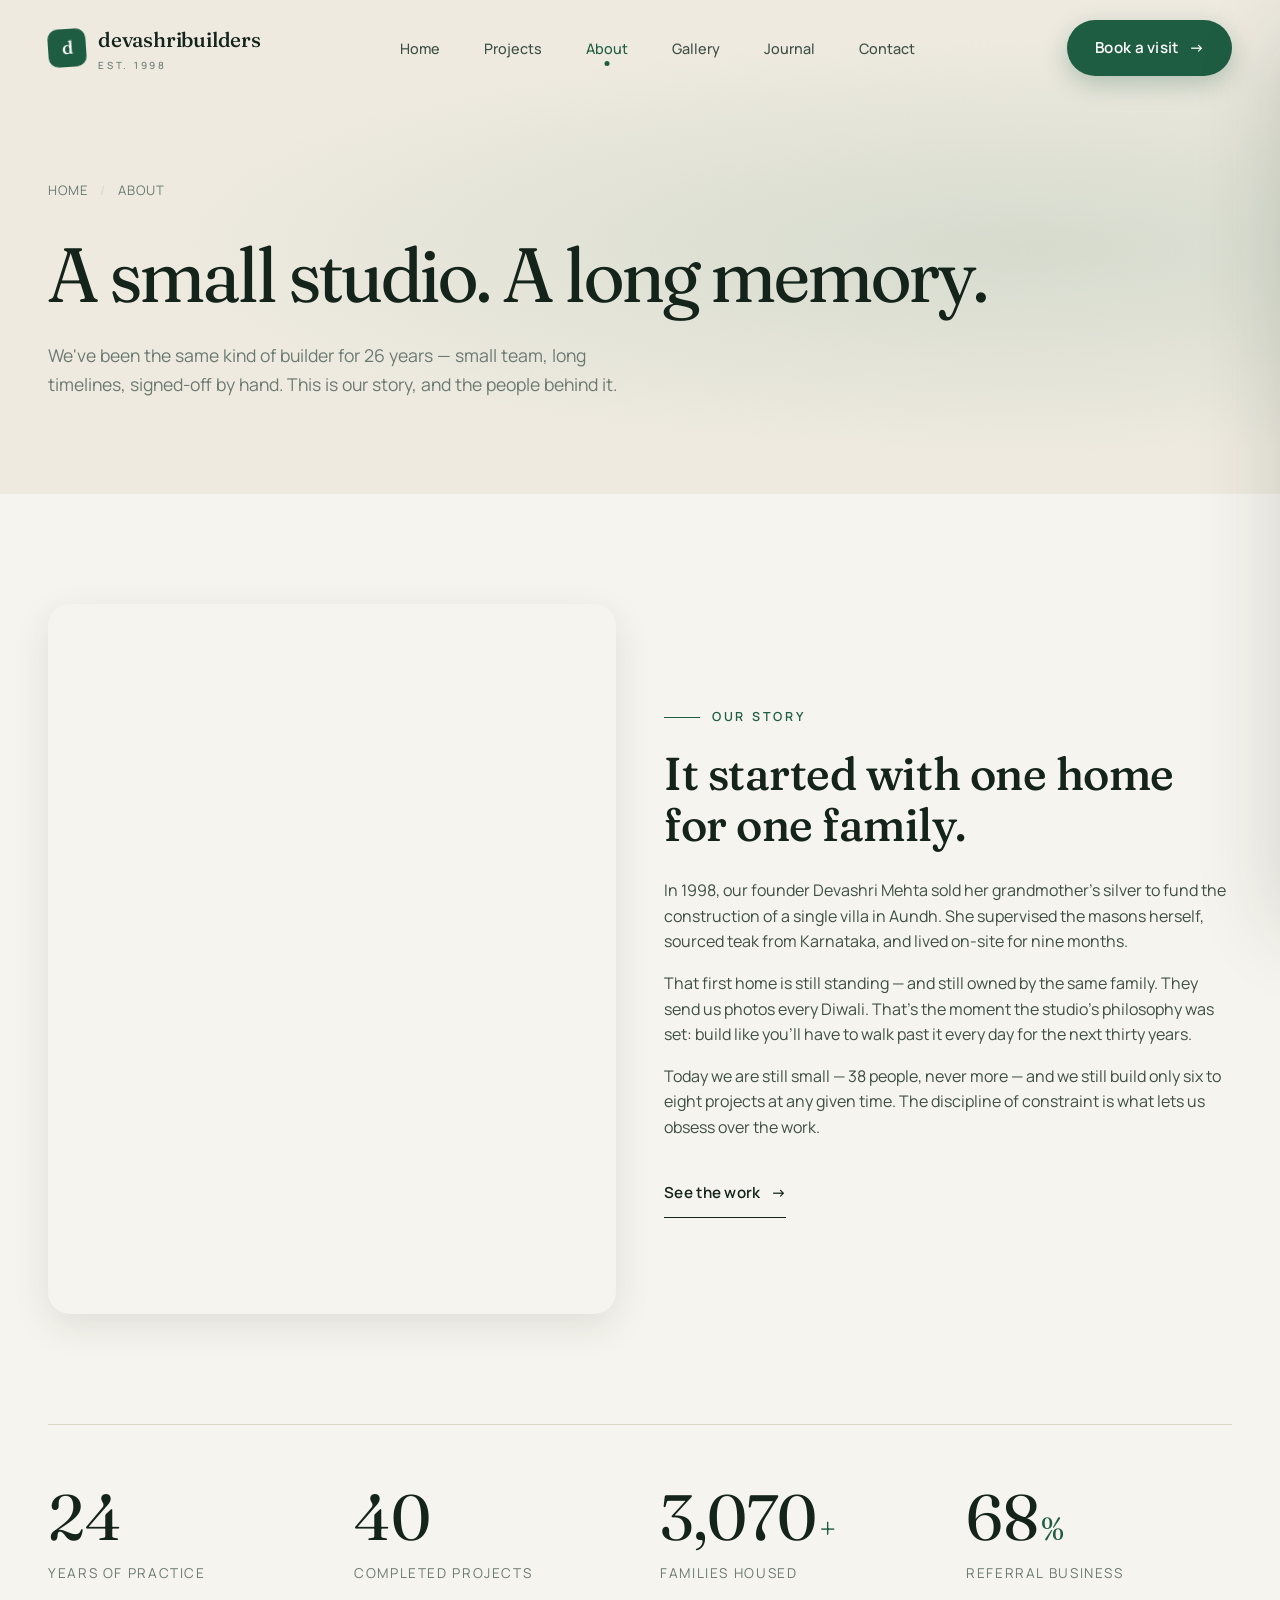
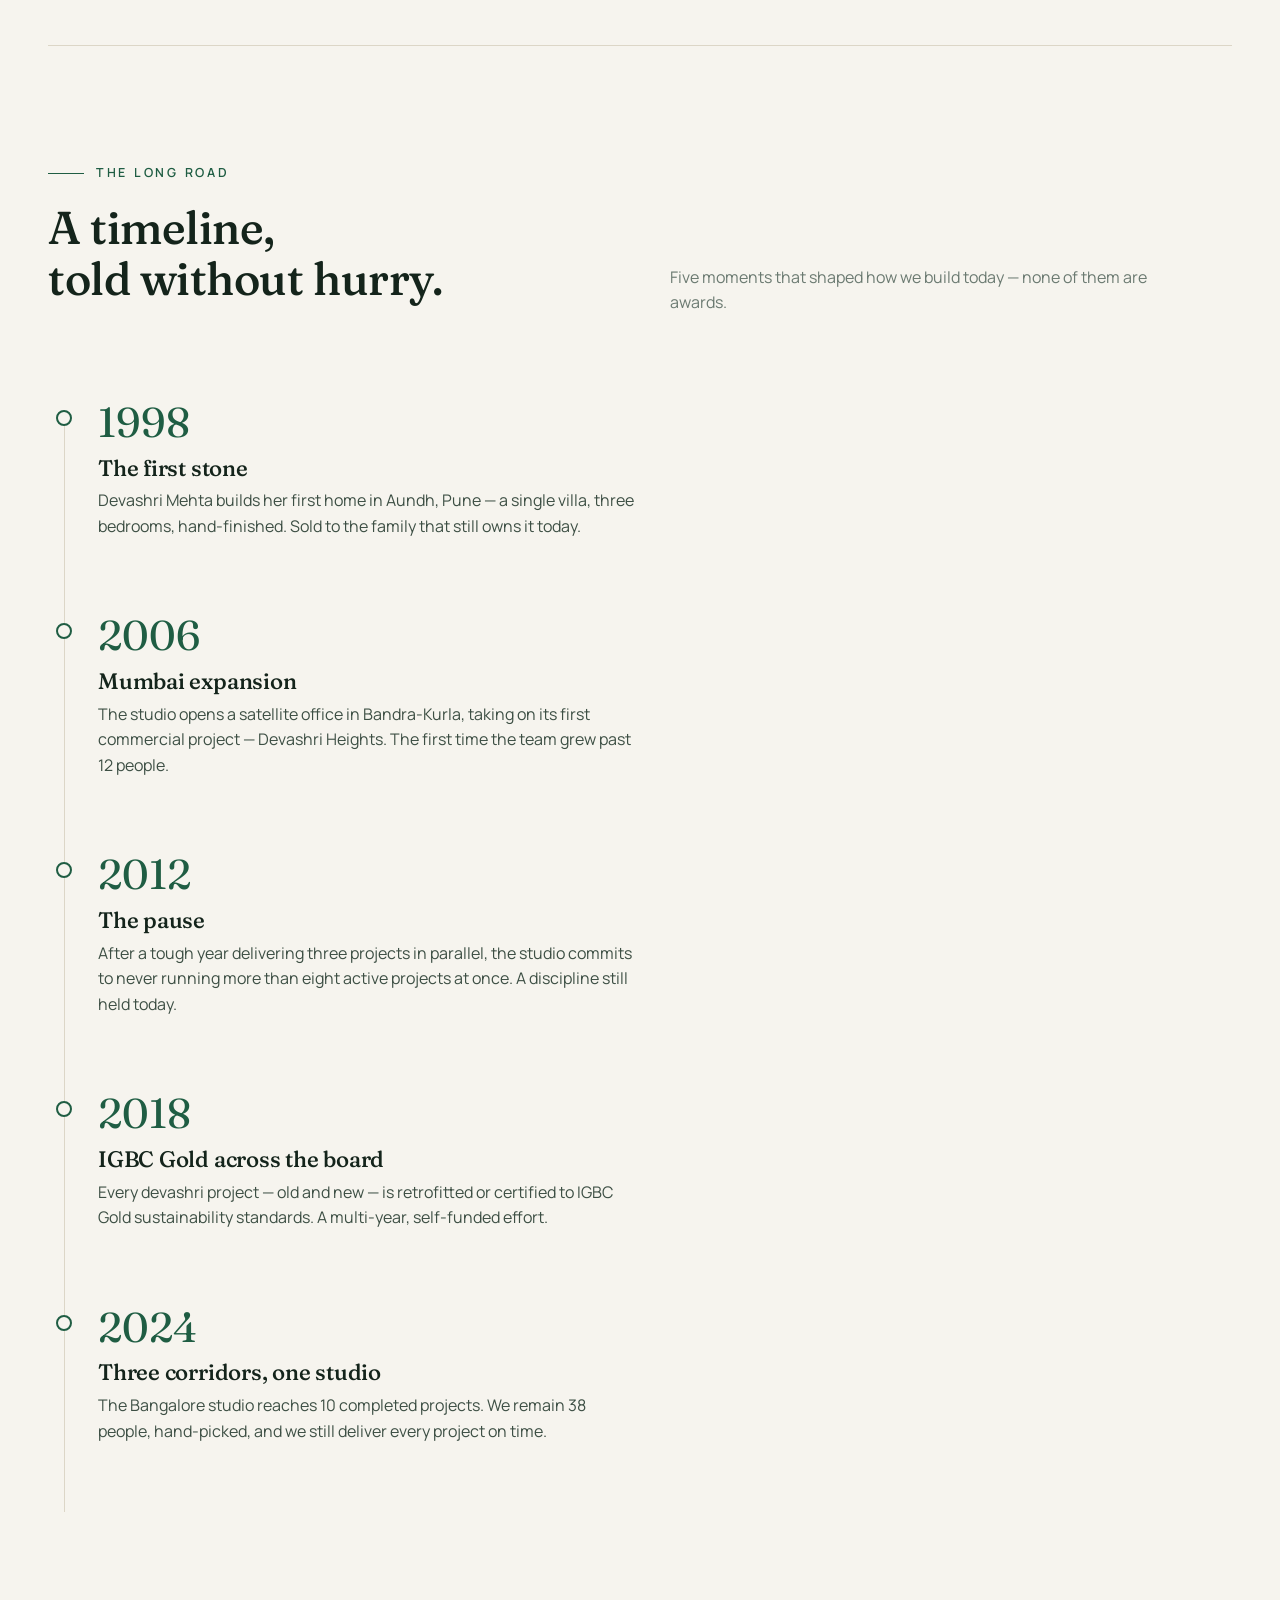
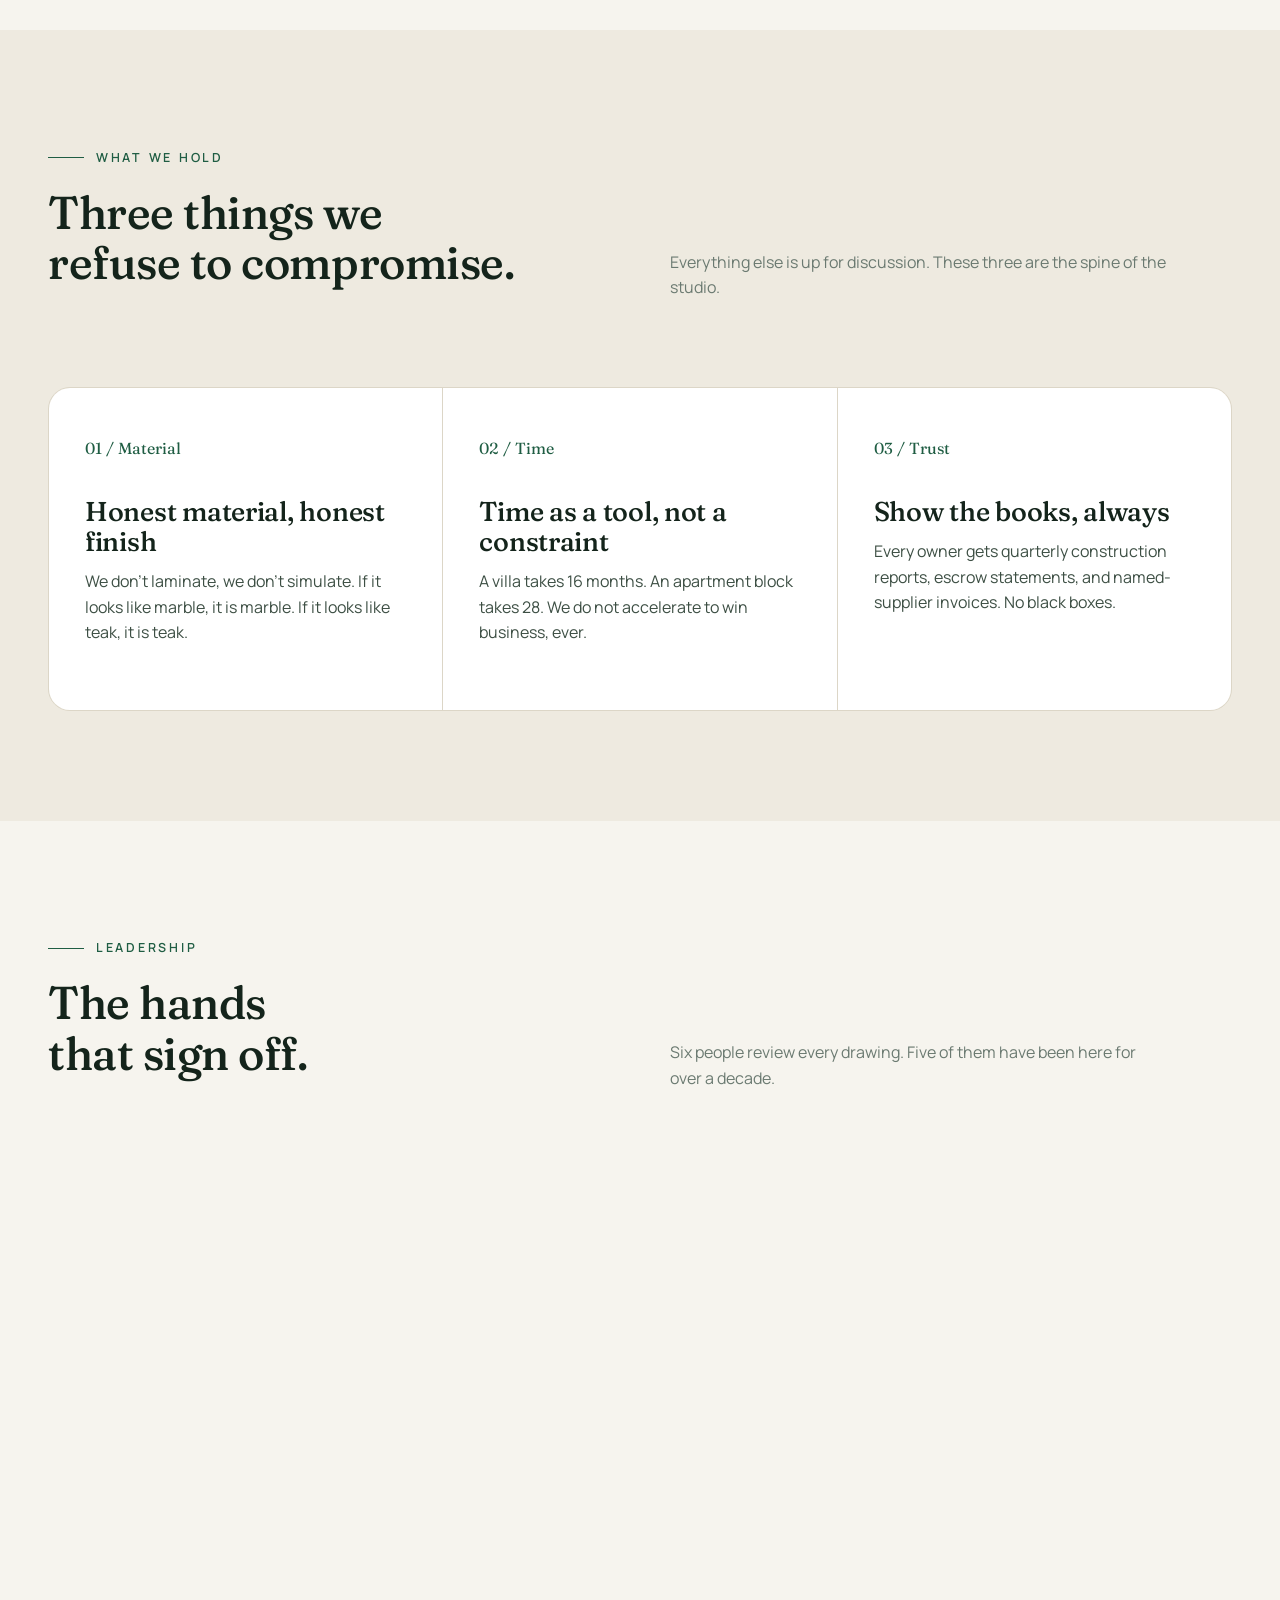
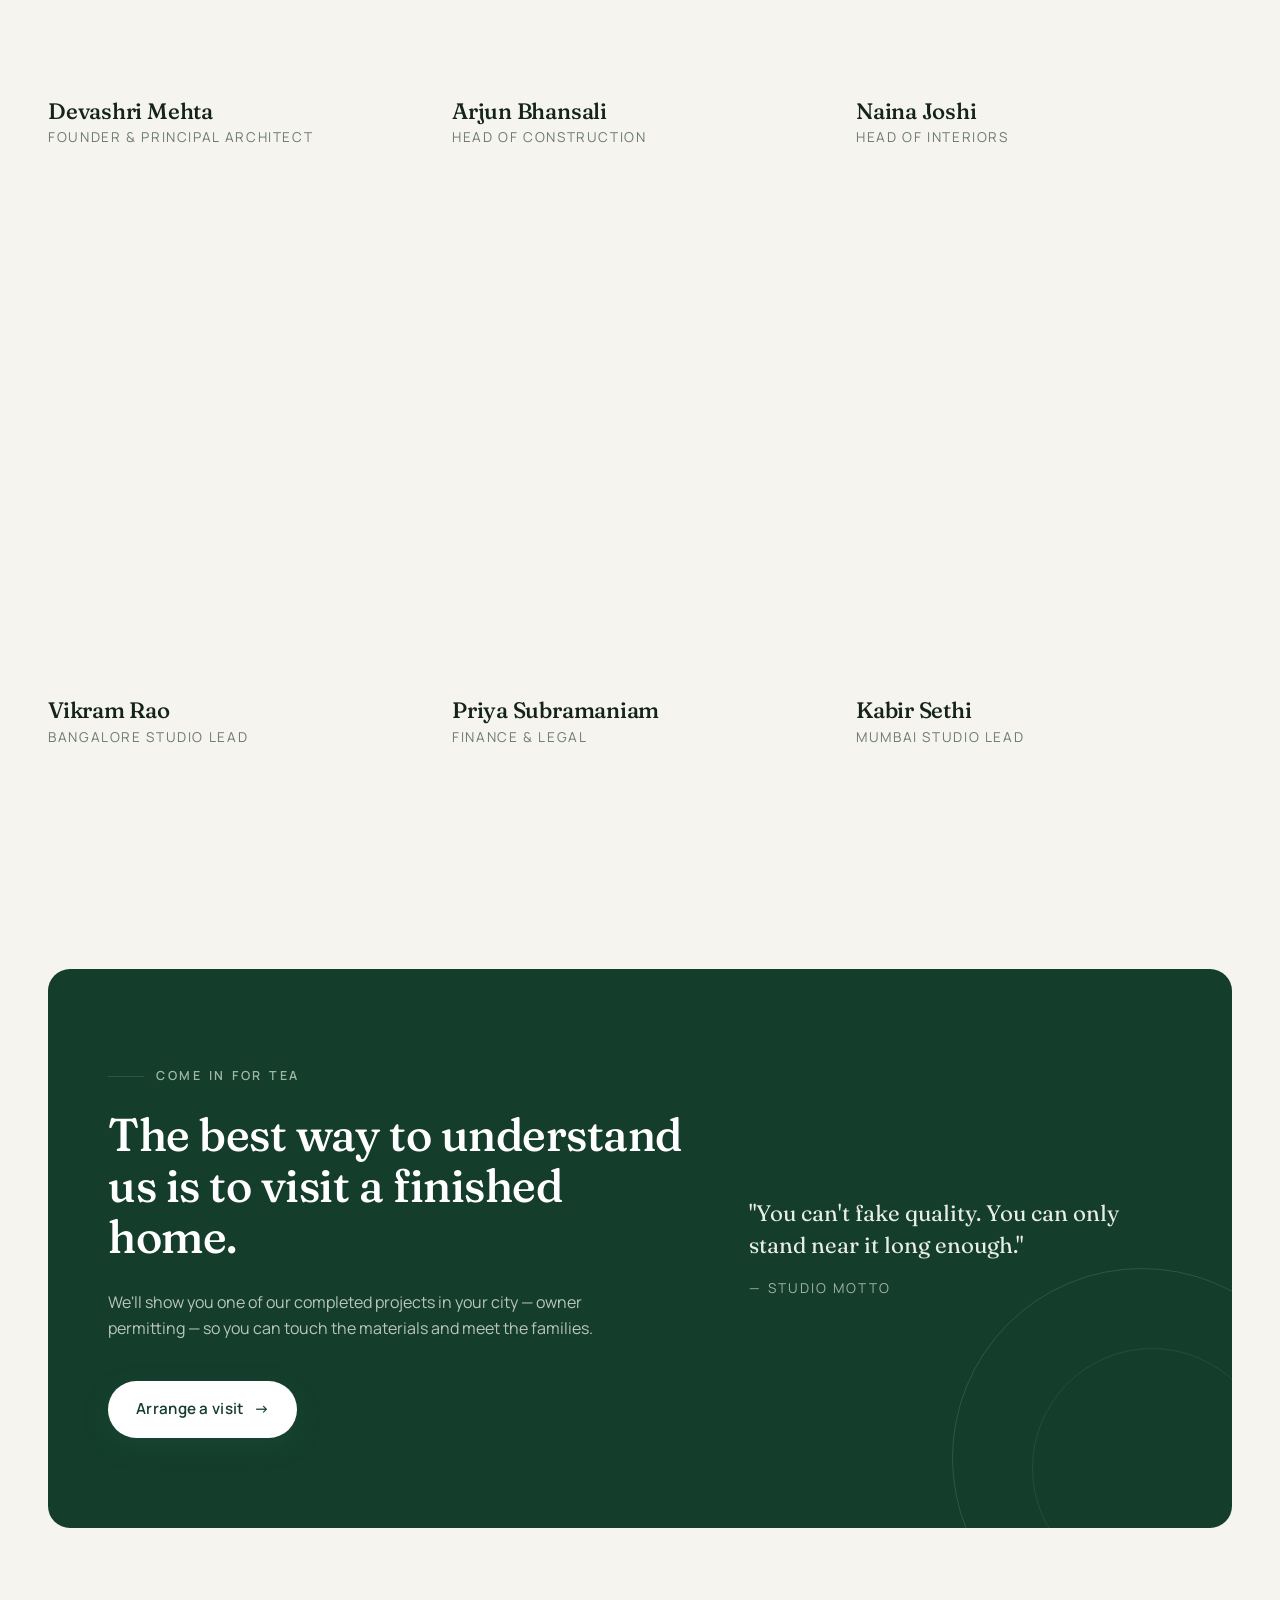
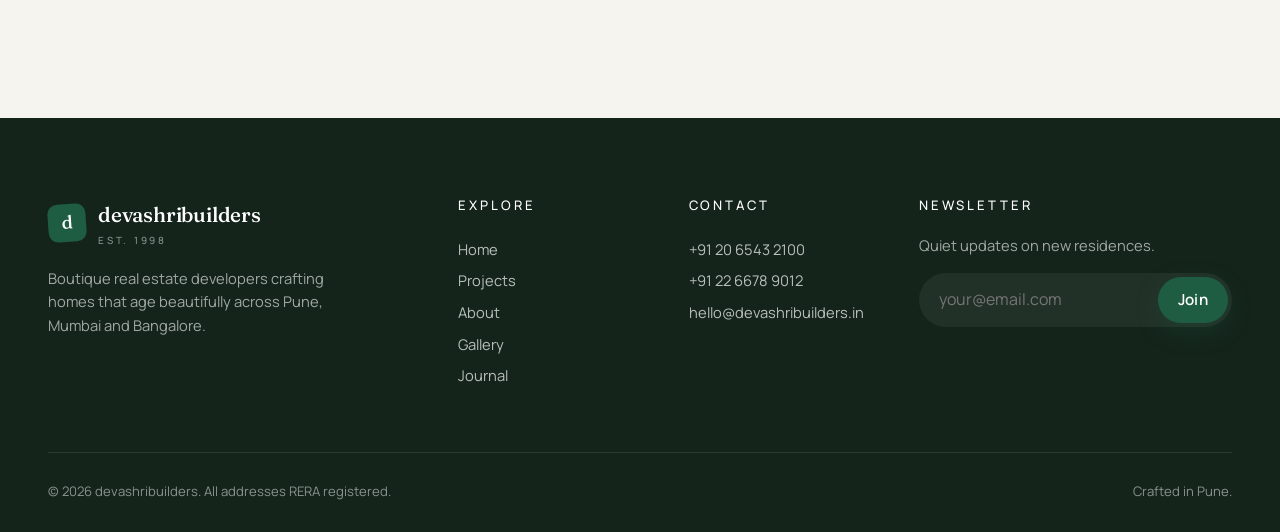
<file: about.html>
<!doctype html>
<html lang="en">
<head>
  <meta charset="utf-8" />
  <meta name="viewport" content="width=device-width, initial-scale=1" />
  <meta name="description" content="The story of devashribuilders — 26 years of building homes with heritage and quiet luxury." />
  <title>About — devashribuilders</title>

  <link rel="preconnect" href="https://fonts.googleapis.com">
  <link rel="preconnect" href="https://fonts.gstatic.com" crossorigin>
  <link href="https://fonts.googleapis.com/css2?family=Fraunces:opsz,wght@9..144,300;9..144,400;9..144,500&family=Manrope:wght@400;500;600;700&display=swap" rel="stylesheet">
  <link href="https://cdn.jsdelivr.net/npm/bootstrap@5.3.3/dist/css/bootstrap.min.css" rel="stylesheet">
  <link href="https://unpkg.com/aos@2.3.4/dist/aos.css" rel="stylesheet">
  <link rel="stylesheet" href="css/style.css?v=1">
</head>
<body data-testid="page-about">
  <div class="scroll-progress"></div>

  <header class="navbar-dvb">
    <div class="container-x nav-inner">
      <a href="index.html" class="brand"><span class="brand-mark">d</span><span>devashribuilders<small>est. 1998</small></span></a>
      <nav>
        <ul class="nav-links">
          <li><a href="index.html">Home</a></li>
          <li><a href="projects.html">Projects</a></li>
          <li><a href="about.html" class="active">About</a></li>
          <li><a href="gallery.html">Gallery</a></li>
          <li><a href="blog.html">Journal</a></li>
          <li><a href="contact.html">Contact</a></li>
        </ul>
      </nav>
      <a href="contact.html" class="btn-primary nav-cta">Book a visit <span class="arrow">→</span></a>
      <button class="hamburger" aria-label="Menu"><span></span><span></span><span></span></button>
    </div>
  </header>

  <div class="drawer-overlay"></div>
  <aside class="mobile-drawer">
    <a href="index.html">Home</a><a href="projects.html">Projects</a><a href="about.html">About</a><a href="gallery.html">Gallery</a><a href="blog.html">Journal</a><a href="contact.html">Contact</a>
  </aside>

  <section class="page-head">
    <div class="container-x">
      <div class="breadcrumb-dvb"><a href="index.html">Home</a><span class="sep">/</span><span>About</span></div>
      <h1 data-aos="fade-up">A small studio. A long memory.</h1>
      <p class="lead-text section-tag" data-aos="fade-up" data-aos-delay="100">We've been the same kind of builder for 26 years — small team, long timelines, signed-off by hand. This is our story, and the people behind it.</p>
    </div>
  </section>

  <!-- STORY -->
  <section data-testid="story-section">
    <div class="container-x">
      <div class="row g-5 align-items-center">
        <div class="col-lg-6" data-aos="fade-right">
          <div style="aspect-ratio: 4/5; background-image: url('https://images.unsplash.com/photo-1600607687939-ce8a6c25118c?w=1200&q=80'); background-size: cover; background-position: center; border-radius: var(--radius-lg); box-shadow: var(--shadow-md);"></div>
        </div>
        <div class="col-lg-6" data-aos="fade-left">
          <div class="kicker" style="margin-bottom: 22px;">Our story</div>
          <h2>It started with one home<br/>for one family.</h2>
          <p>In 1998, our founder Devashri Mehta sold her grandmother's silver to fund the construction of a single villa in Aundh. She supervised the masons herself, sourced teak from Karnataka, and lived on-site for nine months.</p>
          <p>That first home is still standing — and still owned by the same family. They send us photos every Diwali. That's the moment the studio's philosophy was set: build like you'll have to walk past it every day for the next thirty years.</p>
          <p>Today we are still small — 38 people, never more — and we still build only six to eight projects at any given time. The discipline of constraint is what lets us obsess over the work.</p>
          <a href="/projects.html" class="btn-ghost" style="margin-top: 12px;">See the work <span class="arrow">→</span></a>
        </div>
      </div>
    </div>
  </section>

  <!-- STATS -->
  <section style="padding: 0;" data-testid="stats-section">
    <div class="container-x">
      <div class="stats-grid">
        <div class="stat" data-aos="fade-up">
          <div class="stat-num"><span data-counter="26">0</span></div>
          <div class="stat-lbl">Years of practice</div>
        </div>
        <div class="stat" data-aos="fade-up" data-aos-delay="100">
          <div class="stat-num"><span data-counter="42">0</span></div>
          <div class="stat-lbl">Completed projects</div>
        </div>
        <div class="stat" data-aos="fade-up" data-aos-delay="200">
          <div class="stat-num"><span data-counter="3200">0</span><span class="suffix">+</span></div>
          <div class="stat-lbl">Families housed</div>
        </div>
        <div class="stat" data-aos="fade-up" data-aos-delay="300">
          <div class="stat-num"><span data-counter="71">0</span><span class="suffix">%</span></div>
          <div class="stat-lbl">Referral business</div>
        </div>
      </div>
    </div>
  </section>

  <!-- TIMELINE -->
  <section data-testid="timeline-section">
    <div class="container-x">
      <div class="section-head">
        <div data-aos="fade-up">
          <div class="kicker" style="margin-bottom: 20px;">The long road</div>
          <h2>A timeline,<br/>told without hurry.</h2>
        </div>
        <p class="lead-text section-tag" data-aos="fade-up" data-aos-delay="100">Five moments that shaped how we build today — none of them are awards.</p>
      </div>

      <div class="timeline">
        <div class="tl-item" data-aos="fade-up">
          <div class="tl-year">1998</div>
          <h3>The first stone</h3>
          <p>Devashri Mehta builds her first home in Aundh, Pune — a single villa, three bedrooms, hand-finished. Sold to the family that still owns it today.</p>
        </div>
        <div class="tl-item" data-aos="fade-up">
          <div class="tl-year">2006</div>
          <h3>Mumbai expansion</h3>
          <p>The studio opens a satellite office in Bandra-Kurla, taking on its first commercial project — Devashri Heights. The first time the team grew past 12 people.</p>
        </div>
        <div class="tl-item" data-aos="fade-up">
          <div class="tl-year">2012</div>
          <h3>The pause</h3>
          <p>After a tough year delivering three projects in parallel, the studio commits to never running more than eight active projects at once. A discipline still held today.</p>
        </div>
        <div class="tl-item" data-aos="fade-up">
          <div class="tl-year">2018</div>
          <h3>IGBC Gold across the board</h3>
          <p>Every devashri project — old and new — is retrofitted or certified to IGBC Gold sustainability standards. A multi-year, self-funded effort.</p>
        </div>
        <div class="tl-item" data-aos="fade-up">
          <div class="tl-year">2024</div>
          <h3>Three corridors, one studio</h3>
          <p>The Bangalore studio reaches 10 completed projects. We remain 38 people, hand-picked, and we still deliver every project on time.</p>
        </div>
      </div>
    </div>
  </section>

  <!-- VALUES -->
  <section style="background: var(--bg-alt);" data-testid="values-section">
    <div class="container-x">
      <div class="section-head">
        <div data-aos="fade-up">
          <div class="kicker" style="margin-bottom: 20px;">What we hold</div>
          <h2>Three things we<br/>refuse to compromise.</h2>
        </div>
        <p class="lead-text section-tag" data-aos="fade-up" data-aos-delay="100">Everything else is up for discussion. These three are the spine of the studio.</p>
      </div>

      <div class="values-grid" data-aos="fade-up">
        <div class="value-card">
          <div class="vnum">01 / Material</div>
          <h3>Honest material, honest finish</h3>
          <p>We don't laminate, we don't simulate. If it looks like marble, it is marble. If it looks like teak, it is teak.</p>
        </div>
        <div class="value-card">
          <div class="vnum">02 / Time</div>
          <h3>Time as a tool, not a constraint</h3>
          <p>A villa takes 16 months. An apartment block takes 28. We do not accelerate to win business, ever.</p>
        </div>
        <div class="value-card">
          <div class="vnum">03 / Trust</div>
          <h3>Show the books, always</h3>
          <p>Every owner gets quarterly construction reports, escrow statements, and named-supplier invoices. No black boxes.</p>
        </div>
      </div>
    </div>
  </section>

  <!-- TEAM -->
  <section data-testid="team-section">
    <div class="container-x">
      <div class="section-head">
        <div data-aos="fade-up">
          <div class="kicker" style="margin-bottom: 20px;">Leadership</div>
          <h2>The hands<br/>that sign off.</h2>
        </div>
        <p class="lead-text section-tag" data-aos="fade-up" data-aos-delay="100">Six people review every drawing. Five of them have been here for over a decade.</p>
      </div>

      <div class="team-grid">
        <div class="team-card" data-aos="fade-up">
          <div class="team-photo" style="background-image:url('https://images.unsplash.com/photo-1573497019940-1c28c88b4f3e?w=900&q=80');"></div>
          <h4>Devashri Mehta</h4>
          <div class="team-role">Founder & Principal Architect</div>
        </div>
        <div class="team-card" data-aos="fade-up" data-aos-delay="80">
          <div class="team-photo" style="background-image:url('https://images.unsplash.com/photo-1560250097-0b93528c311a?w=900&q=80');"></div>
          <h4>Arjun Bhansali</h4>
          <div class="team-role">Head of Construction</div>
        </div>
        <div class="team-card" data-aos="fade-up" data-aos-delay="160">
          <div class="team-photo" style="background-image:url('https://images.unsplash.com/photo-1580489944761-15a19d654956?w=900&q=80');"></div>
          <h4>Naina Joshi</h4>
          <div class="team-role">Head of Interiors</div>
        </div>
        <div class="team-card" data-aos="fade-up">
          <div class="team-photo" style="background-image:url('https://images.unsplash.com/photo-1507003211169-0a1dd7228f2d?w=900&q=80');"></div>
          <h4>Vikram Rao</h4>
          <div class="team-role">Bangalore Studio Lead</div>
        </div>
        <div class="team-card" data-aos="fade-up" data-aos-delay="80">
          <div class="team-photo" style="background-image:url('https://images.unsplash.com/photo-1544005313-94ddf0286df2?w=900&q=80');"></div>
          <h4>Priya Subramaniam</h4>
          <div class="team-role">Finance & Legal</div>
        </div>
        <div class="team-card" data-aos="fade-up" data-aos-delay="160">
          <div class="team-photo" style="background-image:url('https://images.unsplash.com/photo-1500648767791-00dcc994a43e?w=900&q=80');"></div>
          <h4>Kabir Sethi</h4>
          <div class="team-role">Mumbai Studio Lead</div>
        </div>
      </div>
    </div>
  </section>

  <section>
    <div class="container-x">
      <div class="cta" data-aos="zoom-in">
        <div>
          <div class="kicker" style="color: var(--sage); margin-bottom: 24px;">Come in for tea</div>
          <h2>The best way to understand us is to visit a finished home.</h2>
          <p>We'll show you one of our completed projects in your city — owner permitting — so you can touch the materials and meet the families.</p>
          <a href="contact.html" class="btn-primary" style="margin-top:24px;">Arrange a visit <span class="arrow">→</span></a>
        </div>
        <div class="cta-side">"You can't fake quality. You can only stand near it long enough."<div style="margin-top:18px; font-size:.85rem; letter-spacing:.15em; text-transform:uppercase; color:rgba(255,255,255,.6); font-family:'Manrope',sans-serif;">— Studio motto</div></div>
      </div>
    </div>
  </section>

  <footer class="footer">
    <div class="container-x">
      <div class="footer-grid">
        <div><div class="brand" style="color:#fff;"><span class="brand-mark">d</span><span>devashribuilders<small>est. 1998</small></span></div><p style="max-width: 320px;">Boutique real estate developers crafting homes that age beautifully across Pune, Mumbai and Bangalore.</p></div>
        <div><h5>Explore</h5><a href="index.html">Home</a><a href="projects.html">Projects</a><a href="about.html">About</a><a href="gallery.html">Gallery</a><a href="blog.html">Journal</a></div>
        <div><h5>Contact</h5><a href="tel:+912065432100">+91 20 6543 2100</a><a href="tel:+912266789012">+91 22 6678 9012</a><a href="mailto:hello@devashribuilders.in">hello@devashribuilders.in</a></div>
        <div><h5>Newsletter</h5><p>Quiet updates on new residences.</p><form id="newsletter-form"><div style="display:flex; gap:8px; background: rgba(255,255,255,.06); border-radius: 999px; padding: 4px;"><input type="email" placeholder="your@email.com" required style="background: transparent; border: none; padding: 10px 16px; color: #fff; flex:1; outline:none;"/><button type="submit" class="btn-primary" style="padding: 10px 20px;">Join</button></div><div class="news-msg" style="font-size:.82rem; margin-top:10px;"></div></form></div>
      </div>
      <div class="footer-bottom"><span>© 2026 devashribuilders. All addresses RERA registered.</span><span>Crafted in Pune.</span></div>
    </div>
  </footer>

  <button class="scroll-top" aria-label="Back to top"><svg width="20" height="20" viewBox="0 0 24 24" fill="none" stroke="currentColor" stroke-width="2"><path d="M12 19V5"/><path d="M5 12l7-7 7 7"/></svg></button>
  <script src="https://unpkg.com/aos@2.3.4/dist/aos.js"></script>
  <script src="js/main.js?v=1"></script>
</body>
</html>
</file>
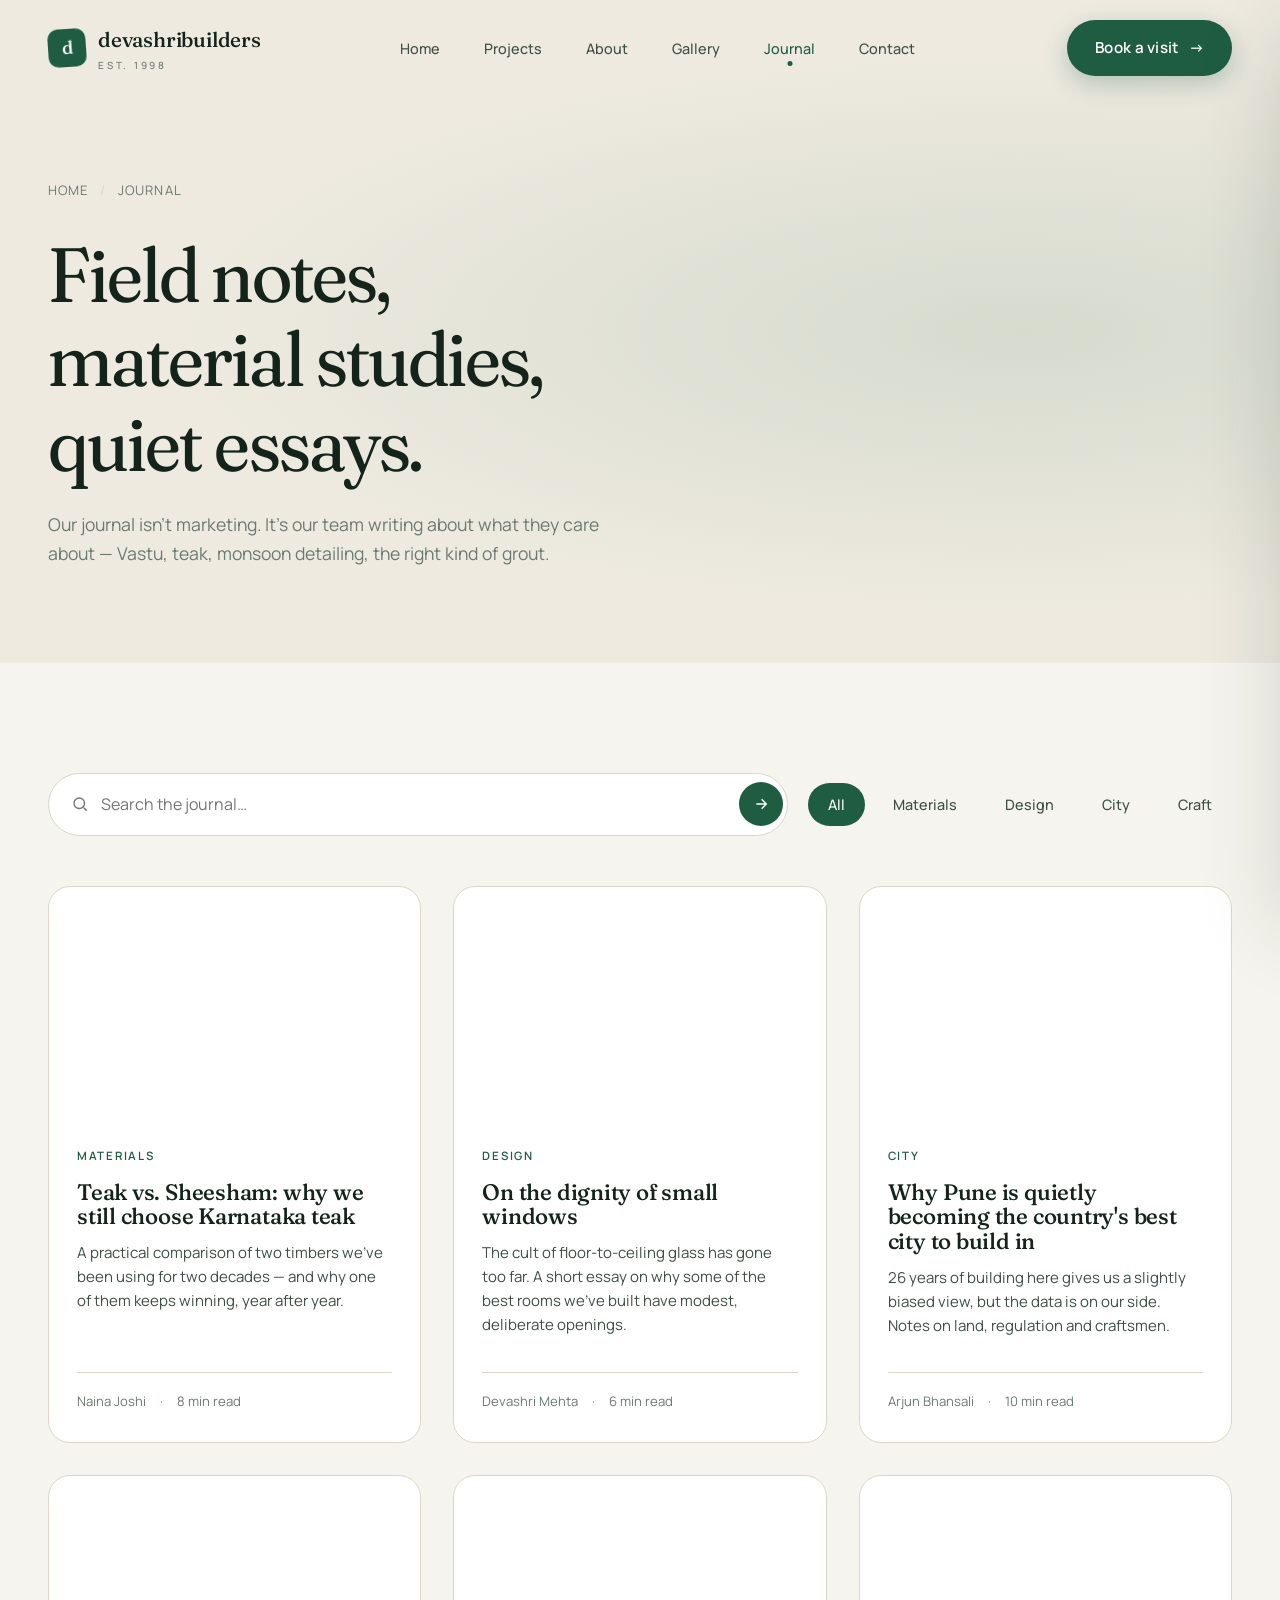
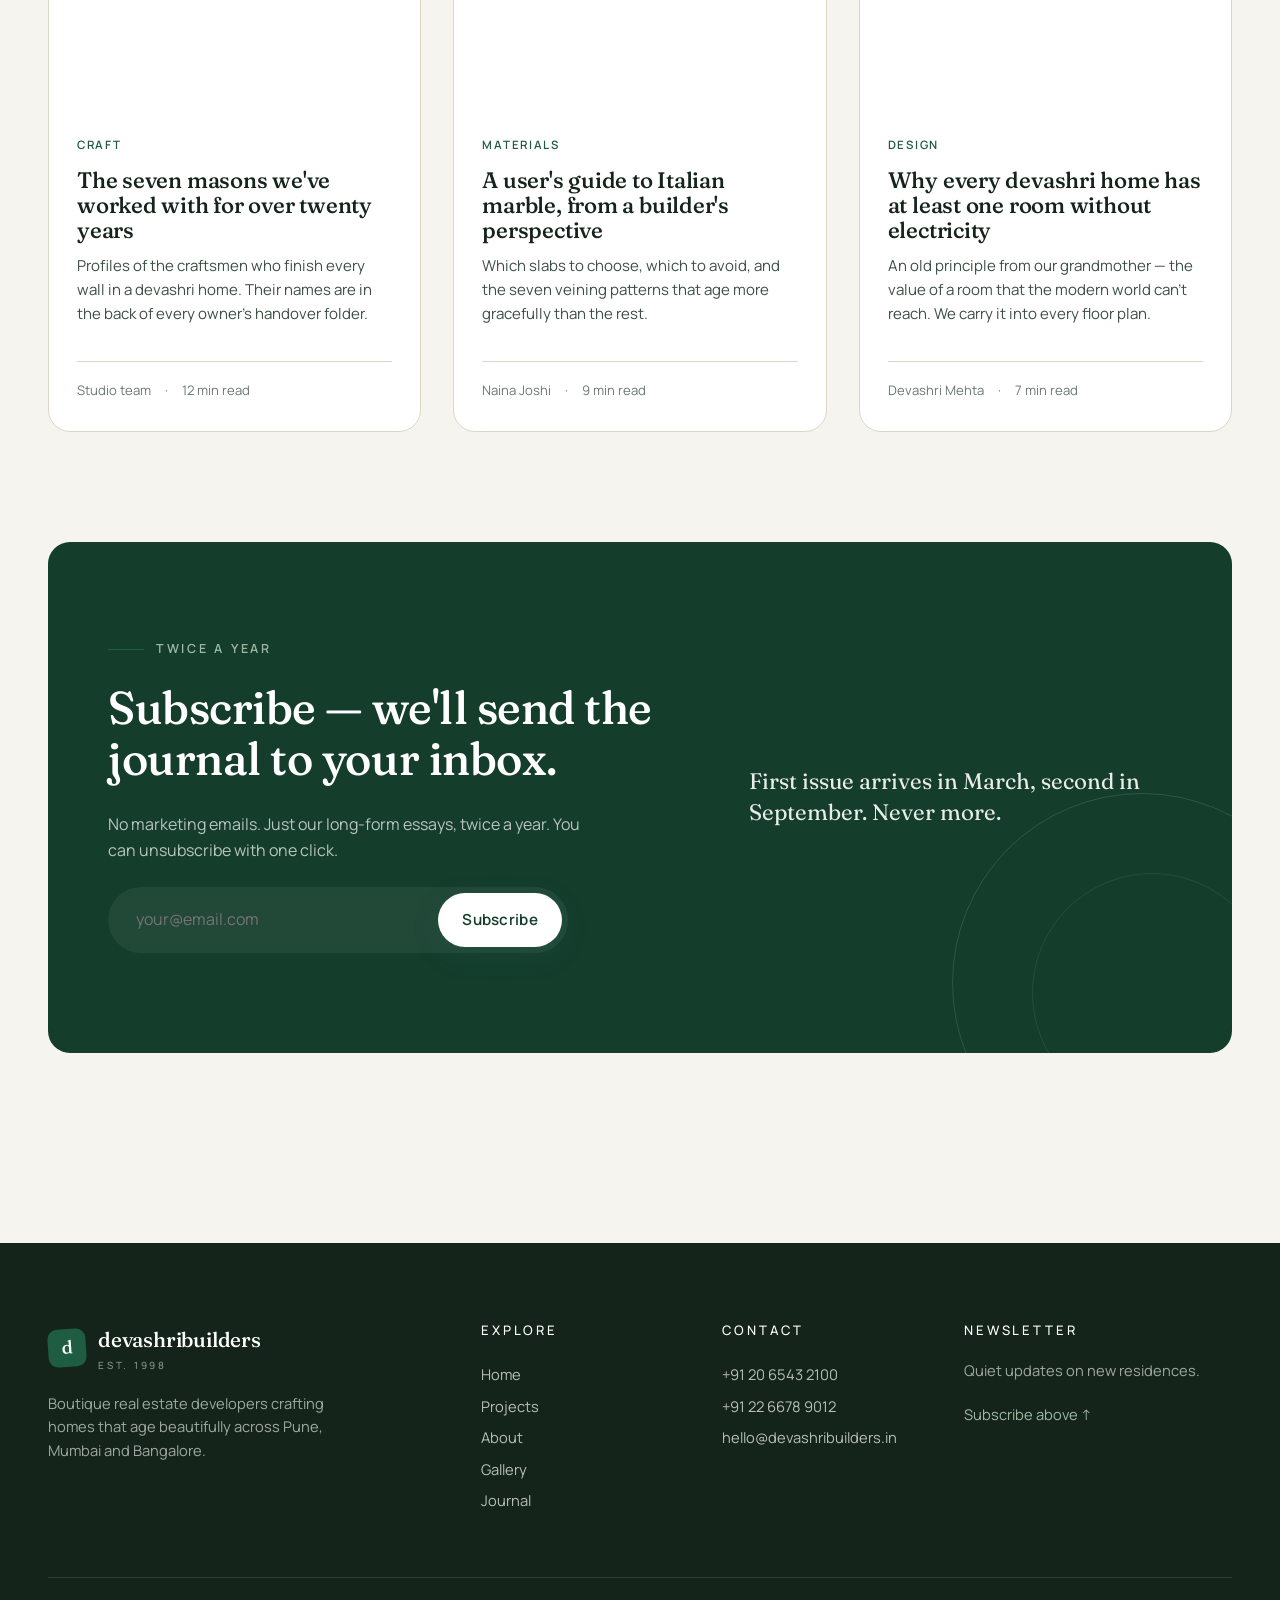
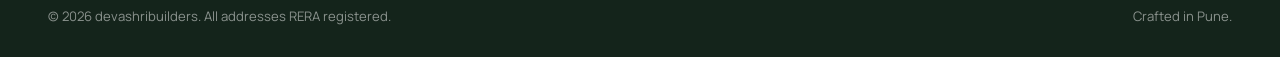
<file: blog.html>
<!doctype html>
<html lang="en">
<head>
  <meta charset="utf-8" />
  <meta name="viewport" content="width=device-width, initial-scale=1" />
  <meta name="description" content="The Journal — essays, field notes and material studies from devashribuilders." />
  <title>Journal — devashribuilders</title>

  <link rel="preconnect" href="https://fonts.googleapis.com">
  <link rel="preconnect" href="https://fonts.gstatic.com" crossorigin>
  <link href="https://fonts.googleapis.com/css2?family=Fraunces:opsz,wght@9..144,300;9..144,400;9..144,500&family=Manrope:wght@400;500;600;700&display=swap" rel="stylesheet">
  <link href="https://cdn.jsdelivr.net/npm/bootstrap@5.3.3/dist/css/bootstrap.min.css" rel="stylesheet">
  <link href="https://unpkg.com/aos@2.3.4/dist/aos.css" rel="stylesheet">
  <link rel="stylesheet" href="css/style.css?v=1">
</head>
<body data-testid="page-blog">
  <div class="scroll-progress"></div>

  <header class="navbar-dvb">
    <div class="container-x nav-inner">
      <a href="index.html" class="brand"><span class="brand-mark">d</span><span>devashribuilders<small>est. 1998</small></span></a>
      <nav>
        <ul class="nav-links">
          <li><a href="index.html">Home</a></li>
          <li><a href="projects.html">Projects</a></li>
          <li><a href="about.html">About</a></li>
          <li><a href="gallery.html">Gallery</a></li>
          <li><a href="blog.html" class="active">Journal</a></li>
          <li><a href="contact.html">Contact</a></li>
        </ul>
      </nav>
      <a href="contact.html" class="btn-primary nav-cta">Book a visit <span class="arrow">→</span></a>
      <button class="hamburger" aria-label="Menu"><span></span><span></span><span></span></button>
    </div>
  </header>

  <div class="drawer-overlay"></div>
  <aside class="mobile-drawer">
    <a href="index.html">Home</a><a href="projects.html">Projects</a><a href="about.html">About</a><a href="gallery.html">Gallery</a><a href="blog.html">Journal</a><a href="contact.html">Contact</a>
  </aside>

  <section class="page-head">
    <div class="container-x">
      <div class="breadcrumb-dvb"><a href="index.html">Home</a><span class="sep">/</span><span>Journal</span></div>
      <h1 data-aos="fade-up">Field notes,<br/>material studies,<br/>quiet essays.</h1>
      <p class="lead-text section-tag" data-aos="fade-up" data-aos-delay="100">Our journal isn't marketing. It's our team writing about what they care about — Vastu, teak, monsoon detailing, the right kind of grout.</p>
    </div>
  </section>

  <section data-testid="blog-section">
    <div class="container-x">
      <div class="blog-toolbar" data-aos="fade-up">
        <div class="search-box" data-testid="blog-search-box">
          <svg width="18" height="18" viewBox="0 0 24 24" fill="none" stroke="currentColor" stroke-width="1.8" style="color: var(--ink-mute)"><circle cx="11" cy="11" r="7"/><path d="M21 21l-4.3-4.3"/></svg>
          <input type="text" id="blog-search" placeholder="Search the journal…" data-testid="blog-search-input"/>
          <button type="button" data-testid="blog-search-button">
            <svg width="16" height="16" viewBox="0 0 24 24" fill="none" stroke="currentColor" stroke-width="2"><path d="M5 12h14M13 5l7 7-7 7"/></svg>
          </button>
        </div>
        <div style="display:flex; gap:8px; flex-wrap: wrap;" data-testid="blog-category-filters">
          <button class="filter-chip active" data-blog-filter="all" data-testid="blog-filter-all">All</button>
          <button class="filter-chip" data-blog-filter="materials" data-testid="blog-filter-materials">Materials</button>
          <button class="filter-chip" data-blog-filter="design" data-testid="blog-filter-design">Design</button>
          <button class="filter-chip" data-blog-filter="city" data-testid="blog-filter-city">City</button>
          <button class="filter-chip" data-blog-filter="craft" data-testid="blog-filter-craft">Craft</button>
        </div>
      </div>

      <div class="blog-grid">
        <article class="blog-card" data-blog-card data-blog-cat="materials" data-aos="fade-up" data-testid="blog-card-1">
          <div class="blog-img" style="background-image: url('https://images.unsplash.com/photo-1517490232338-06b912a786b5?w=1200&q=80');"></div>
          <div class="blog-body">
            <span class="blog-tag">Materials</span>
            <h3>Teak vs. Sheesham: why we still choose Karnataka teak</h3>
            <p>A practical comparison of two timbers we've been using for two decades — and why one of them keeps winning, year after year.</p>
            <div class="blog-meta"><span>Naina Joshi</span><span>·</span><span>8 min read</span></div>
          </div>
        </article>

        <article class="blog-card" data-blog-card data-blog-cat="design" data-aos="fade-up" data-aos-delay="100">
          <div class="blog-img" style="background-image: url('https://images.unsplash.com/photo-1493809842364-78817add7ffb?w=1200&q=80');"></div>
          <div class="blog-body">
            <span class="blog-tag">Design</span>
            <h3>On the dignity of small windows</h3>
            <p>The cult of floor-to-ceiling glass has gone too far. A short essay on why some of the best rooms we've built have modest, deliberate openings.</p>
            <div class="blog-meta"><span>Devashri Mehta</span><span>·</span><span>6 min read</span></div>
          </div>
        </article>

        <article class="blog-card" data-blog-card data-blog-cat="city" data-aos="fade-up" data-aos-delay="200">
          <div class="blog-img" style="background-image: url('https://images.unsplash.com/photo-1567879519020-89e95a01b73f?w=1200&q=80');"></div>
          <div class="blog-body">
            <span class="blog-tag">City</span>
            <h3>Why Pune is quietly becoming the country's best city to build in</h3>
            <p>26 years of building here gives us a slightly biased view, but the data is on our side. Notes on land, regulation and craftsmen.</p>
            <div class="blog-meta"><span>Arjun Bhansali</span><span>·</span><span>10 min read</span></div>
          </div>
        </article>

        <article class="blog-card" data-blog-card data-blog-cat="craft" data-aos="fade-up">
          <div class="blog-img" style="background-image: url('https://images.unsplash.com/photo-1556909114-f6e7ad7d3136?w=1200&q=80');"></div>
          <div class="blog-body">
            <span class="blog-tag">Craft</span>
            <h3>The seven masons we've worked with for over twenty years</h3>
            <p>Profiles of the craftsmen who finish every wall in a devashri home. Their names are in the back of every owner's handover folder.</p>
            <div class="blog-meta"><span>Studio team</span><span>·</span><span>12 min read</span></div>
          </div>
        </article>

        <article class="blog-card" data-blog-card data-blog-cat="materials" data-aos="fade-up" data-aos-delay="100">
          <div class="blog-img" style="background-image: url('https://images.unsplash.com/photo-1615529182904-14819c35db37?w=1200&q=80');"></div>
          <div class="blog-body">
            <span class="blog-tag">Materials</span>
            <h3>A user's guide to Italian marble, from a builder's perspective</h3>
            <p>Which slabs to choose, which to avoid, and the seven veining patterns that age more gracefully than the rest.</p>
            <div class="blog-meta"><span>Naina Joshi</span><span>·</span><span>9 min read</span></div>
          </div>
        </article>

        <article class="blog-card" data-blog-card data-blog-cat="design" data-aos="fade-up" data-aos-delay="200">
          <div class="blog-img" style="background-image: url('https://images.unsplash.com/photo-1600585152220-90363fe7e115?w=1200&q=80');"></div>
          <div class="blog-body">
            <span class="blog-tag">Design</span>
            <h3>Why every devashri home has at least one room without electricity</h3>
            <p>An old principle from our grandmother — the value of a room that the modern world can't reach. We carry it into every floor plan.</p>
            <div class="blog-meta"><span>Devashri Mehta</span><span>·</span><span>7 min read</span></div>
          </div>
        </article>
      </div>

      <div id="blog-empty" style="display:none; padding: 60px 0; text-align: center; color: var(--ink-mute);" data-testid="blog-empty-state">
        <h3>No essays found.</h3>
        <p>Try a different search or category.</p>
      </div>
    </div>
  </section>

  <section style="padding-top: 0;">
    <div class="container-x">
      <div class="cta" data-aos="zoom-in">
        <div>
          <div class="kicker" style="color: var(--sage); margin-bottom: 24px;">Twice a year</div>
          <h2>Subscribe — we'll send the journal to your inbox.</h2>
          <p>No marketing emails. Just our long-form essays, twice a year. You can unsubscribe with one click.</p>
          <form id="newsletter-form" style="margin-top:24px; max-width: 460px;">
            <div style="display:flex; gap:8px; background: rgba(255,255,255,.06); border-radius: 999px; padding: 6px;">
              <input type="email" placeholder="your@email.com" required style="background: transparent; border: none; padding: 14px 22px; color: #fff; flex:1; outline:none; font-size:1rem;"/>
              <button type="submit" class="btn-primary" style="padding: 14px 24px;">Subscribe</button>
            </div>
            <div class="news-msg" style="font-size:.82rem; margin-top:10px; color: rgba(255,255,255,.8);"></div>
          </form>
        </div>
        <div class="cta-side">First issue arrives in March, second in September. Never more.</div>
      </div>
    </div>
  </section>

  <footer class="footer">
    <div class="container-x">
      <div class="footer-grid">
        <div><div class="brand" style="color:#fff;"><span class="brand-mark">d</span><span>devashribuilders<small>est. 1998</small></span></div><p style="max-width: 320px;">Boutique real estate developers crafting homes that age beautifully across Pune, Mumbai and Bangalore.</p></div>
        <div><h5>Explore</h5><a href="index.html">Home</a><a href="projects.html">Projects</a><a href="about.html">About</a><a href="gallery.html">Gallery</a><a href="blog.html">Journal</a></div>
        <div><h5>Contact</h5><a href="tel:+912065432100">+91 20 6543 2100</a><a href="tel:+912266789012">+91 22 6678 9012</a><a href="mailto:hello@devashribuilders.in">hello@devashribuilders.in</a></div>
        <div><h5>Newsletter</h5><p>Quiet updates on new residences.</p><a href="#" style="color:var(--sage);">Subscribe above ↑</a></div>
      </div>
      <div class="footer-bottom"><span>© 2026 devashribuilders. All addresses RERA registered.</span><span>Crafted in Pune.</span></div>
    </div>
  </footer>

  <button class="scroll-top" aria-label="Back to top"><svg width="20" height="20" viewBox="0 0 24 24" fill="none" stroke="currentColor" stroke-width="2"><path d="M12 19V5"/><path d="M5 12l7-7 7 7"/></svg></button>
  <script src="https://unpkg.com/aos@2.3.4/dist/aos.js"></script>
  <script src="js/main.js?v=1"></script>
</body>
</html>
</file>
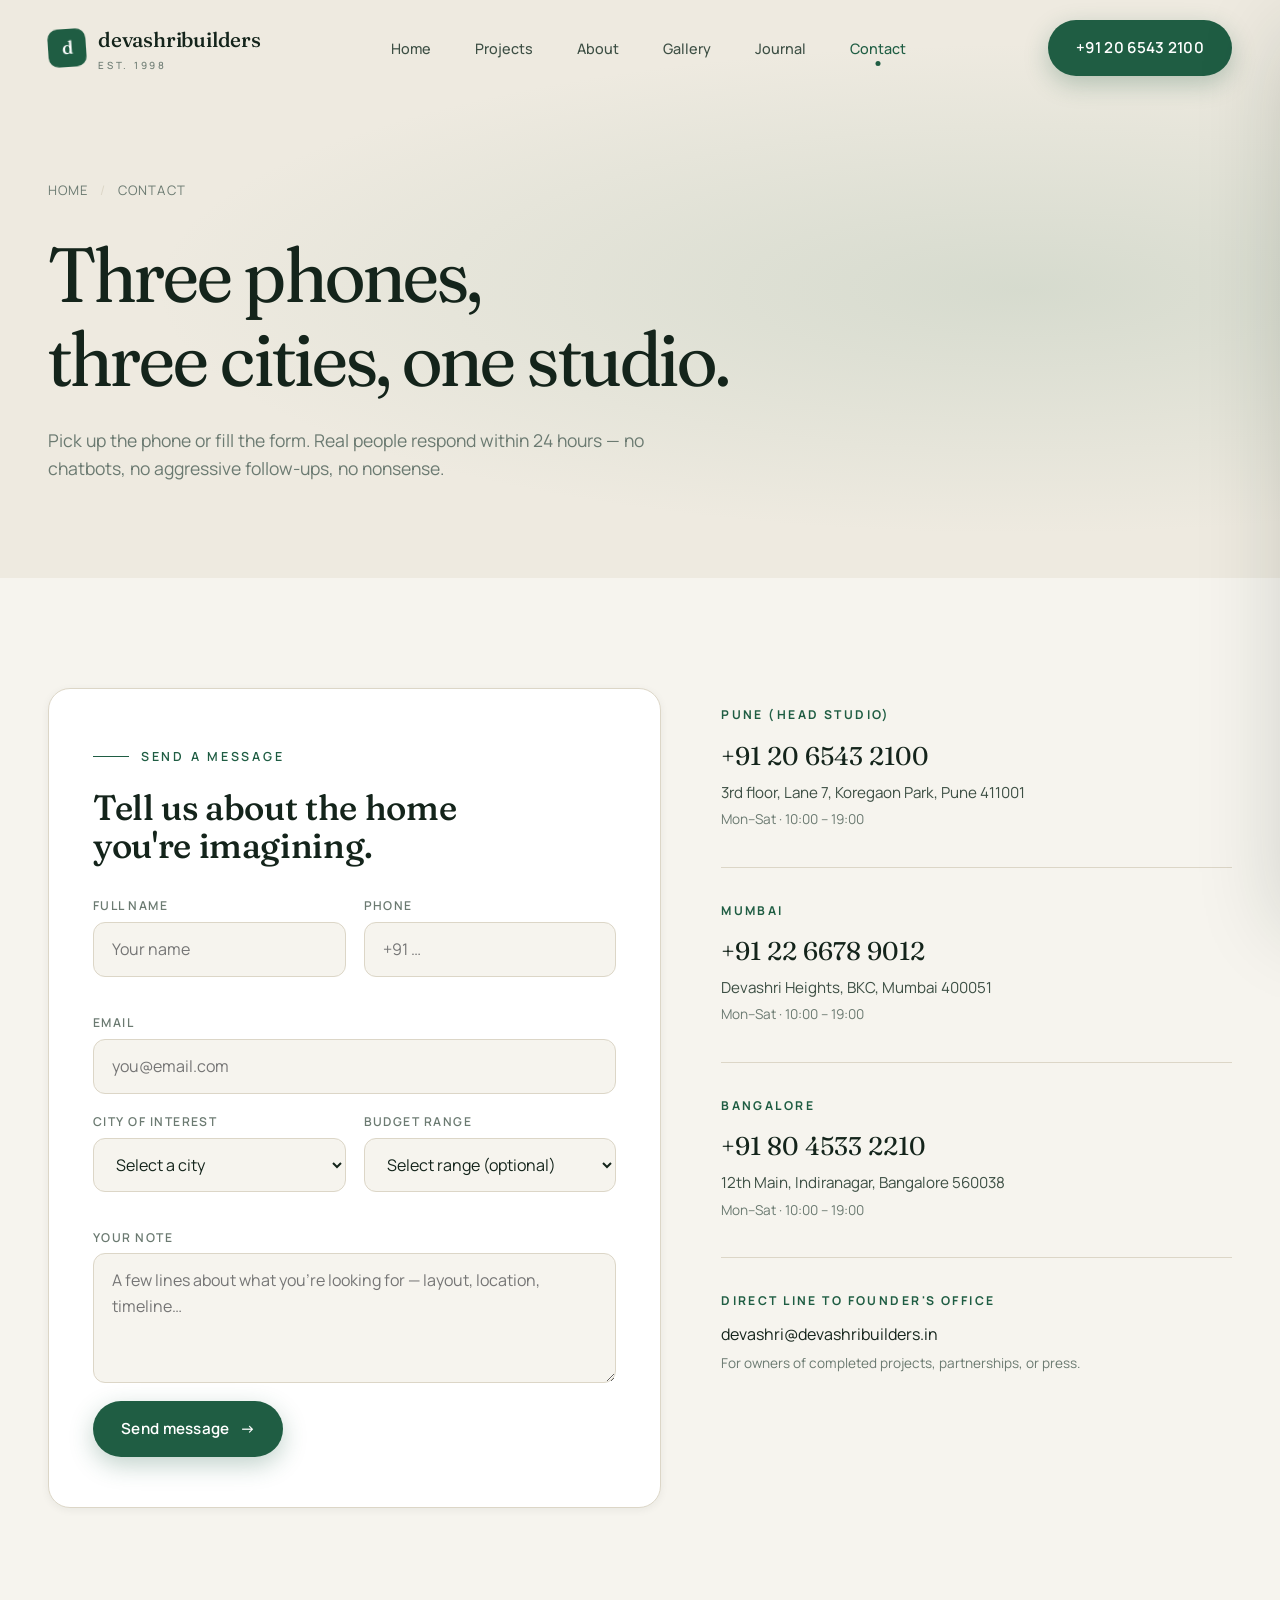
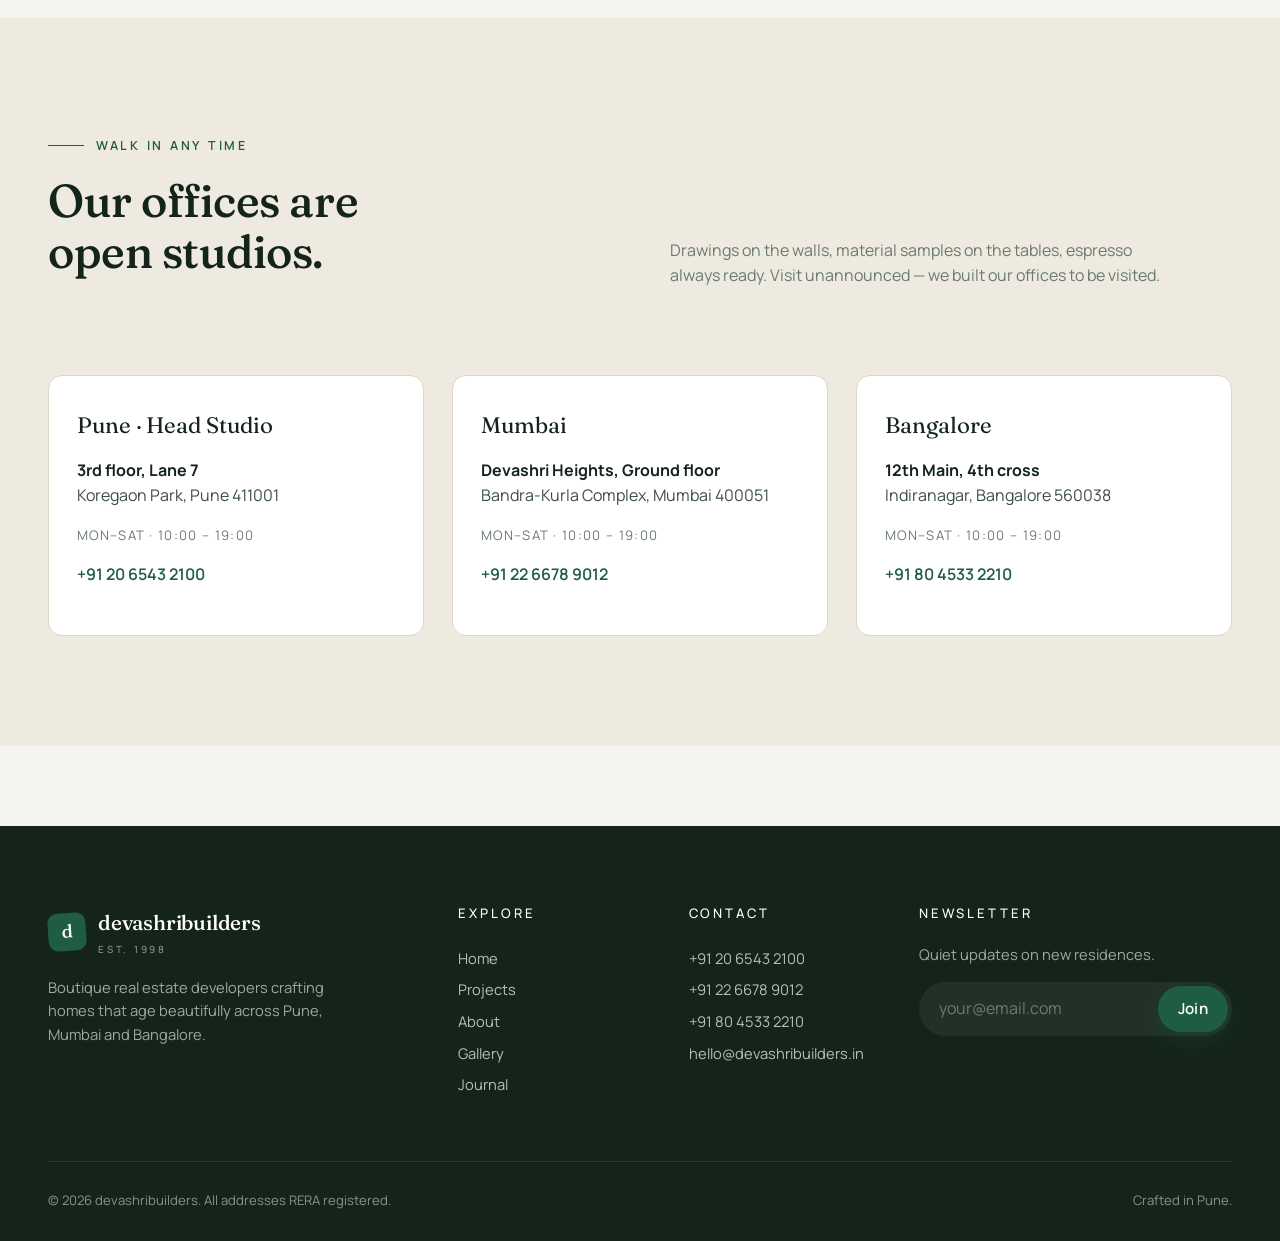
<file: contact.html>
<!doctype html>
<html lang="en">
<head>
  <meta charset="utf-8" />
  <meta name="viewport" content="width=device-width, initial-scale=1" />
  <meta name="description" content="Speak to a devashribuilders planner — three offices, three phone numbers, real humans." />
  <title>Contact — devashribuilders</title>

  <link rel="preconnect" href="https://fonts.googleapis.com">
  <link rel="preconnect" href="https://fonts.gstatic.com" crossorigin>
  <link href="https://fonts.googleapis.com/css2?family=Fraunces:opsz,wght@9..144,300;9..144,400;9..144,500&family=Manrope:wght@400;500;600;700&display=swap" rel="stylesheet">
  <link href="https://cdn.jsdelivr.net/npm/bootstrap@5.3.3/dist/css/bootstrap.min.css" rel="stylesheet">
  <link href="https://unpkg.com/aos@2.3.4/dist/aos.css" rel="stylesheet">
  <link rel="stylesheet" href="css/style.css?v=1">
</head>
<body data-testid="page-contact">
  <div class="scroll-progress"></div>

  <header class="navbar-dvb">
    <div class="container-x nav-inner">
      <a href="index.html" class="brand"><span class="brand-mark">d</span><span>devashribuilders<small>est. 1998</small></span></a>
      <nav>
        <ul class="nav-links">
          <li><a href="index.html">Home</a></li>
          <li><a href="projects.html">Projects</a></li>
          <li><a href="about.html">About</a></li>
          <li><a href="gallery.html">Gallery</a></li>
          <li><a href="blog.html">Journal</a></li>
          <li><a href="contact.html" class="active">Contact</a></li>
        </ul>
      </nav>
      <a href="tel:+912065432100" class="btn-primary nav-cta">+91 20 6543 2100</a>
      <button class="hamburger" aria-label="Menu"><span></span><span></span><span></span></button>
    </div>
  </header>

  <div class="drawer-overlay"></div>
  <aside class="mobile-drawer">
    <a href="index.html">Home</a><a href="projects.html">Projects</a><a href="about.html">About</a><a href="gallery.html">Gallery</a><a href="blog.html">Journal</a><a href="contact.html">Contact</a>
  </aside>

  <section class="page-head">
    <div class="container-x">
      <div class="breadcrumb-dvb"><a href="index.html">Home</a><span class="sep">/</span><span>Contact</span></div>
      <h1 data-aos="fade-up">Three phones,<br/>three cities, one studio.</h1>
      <p class="lead-text section-tag" data-aos="fade-up" data-aos-delay="100">Pick up the phone or fill the form. Real people respond within 24 hours — no chatbots, no aggressive follow-ups, no nonsense.</p>
    </div>
  </section>

  <section data-testid="contact-section">
    <div class="container-x">
      <div class="contact-grid">
        <!-- FORM -->
        <div class="form-card" data-aos="fade-up" data-testid="contact-form-card">
          <div class="kicker" style="margin-bottom: 22px;">Send a message</div>
          <h2 style="font-size: 2.2rem; margin-bottom: 30px;">Tell us about the home<br/>you're imagining.</h2>
          <form id="contact-form" data-testid="contact-form" novalidate>
            <div class="form-success" data-testid="form-success-message">
              <strong>Thank you.</strong> A planner will reach you within one working day.
            </div>
            <div class="form-row">
              <div class="form-group">
                <label for="cf-name">Full name</label>
                <input id="cf-name" type="text" data-required placeholder="Your name" data-testid="contact-name-input"/>
                <span class="err">Please enter your name.</span>
              </div>
              <div class="form-group">
                <label for="cf-phone">Phone</label>
                <input id="cf-phone" type="tel" data-required placeholder="+91 …" data-testid="contact-phone-input"/>
                <span class="err">Please enter a valid phone number.</span>
              </div>
            </div>

            <div class="form-group">
              <label for="cf-email">Email</label>
              <input id="cf-email" type="email" data-required placeholder="you@email.com" data-testid="contact-email-input"/>
              <span class="err">Please enter a valid email.</span>
            </div>

            <div class="form-row">
              <div class="form-group">
                <label for="cf-city">City of interest</label>
                <select id="cf-city" data-required data-testid="contact-city-select">
                  <option value="">Select a city</option>
                  <option>Pune</option>
                  <option>Mumbai</option>
                  <option>Bangalore</option>
                  <option>Goa / Other</option>
                </select>
                <span class="err">Please choose a city.</span>
              </div>
              <div class="form-group">
                <label for="cf-budget">Budget range</label>
                <select id="cf-budget" data-testid="contact-budget-select">
                  <option value="">Select range (optional)</option>
                  <option>₹ 1 – 2 Cr</option>
                  <option>₹ 2 – 5 Cr</option>
                  <option>₹ 5 – 10 Cr</option>
                  <option>₹ 10 Cr +</option>
                </select>
              </div>
            </div>

            <div class="form-group">
              <label for="cf-msg">Your note</label>
              <textarea id="cf-msg" data-required placeholder="A few lines about what you're looking for — layout, location, timeline…" data-testid="contact-message-input"></textarea>
              <span class="err">A short note helps us prepare.</span>
            </div>

            <button type="submit" class="btn-primary" data-testid="contact-submit-button">Send message <span class="arrow">→</span></button>
          </form>
        </div>

        <!-- INFO -->
        <div class="contact-info" data-aos="fade-up" data-aos-delay="100" data-testid="contact-info">
          <div class="contact-block">
            <h5>Pune (Head studio)</h5>
            <a href="tel:+912065432100" class="ci-phone" data-testid="contact-phone-pune">+91 20 6543 2100</a>
            <p>3rd floor, Lane 7, Koregaon Park, Pune 411001</p>
            <p style="color: var(--ink-mute); font-size:.85rem;">Mon–Sat · 10:00 – 19:00</p>
          </div>
          <div class="contact-block">
            <h5>Mumbai</h5>
            <a href="tel:+912266789012" class="ci-phone" data-testid="contact-phone-mumbai">+91 22 6678 9012</a>
            <p>Devashri Heights, BKC, Mumbai 400051</p>
            <p style="color: var(--ink-mute); font-size:.85rem;">Mon–Sat · 10:00 – 19:00</p>
          </div>
          <div class="contact-block">
            <h5>Bangalore</h5>
            <a href="tel:+918045332210" class="ci-phone" data-testid="contact-phone-bangalore">+91 80 4533 2210</a>
            <p>12th Main, Indiranagar, Bangalore 560038</p>
            <p style="color: var(--ink-mute); font-size:.85rem;">Mon–Sat · 10:00 – 19:00</p>
          </div>
          <div>
            <h5 style="font-family:'Manrope',sans-serif; font-size:.76rem; font-weight:700; letter-spacing:.2em; text-transform:uppercase; color:var(--emerald); margin-bottom: 14px;">Direct line to founder's office</h5>
            <a href="mailto:devashri@devashribuilders.in">devashri@devashribuilders.in</a>
            <p style="font-size:.85rem; color:var(--ink-mute); margin-top:6px;">For owners of completed projects, partnerships, or press.</p>
          </div>
        </div>
      </div>
    </div>
  </section>

  <!-- OFFICES -->
  <section style="background: var(--bg-alt);" data-testid="offices-section">
    <div class="container-x">
      <div class="section-head">
        <div data-aos="fade-up">
          <div class="kicker" style="margin-bottom: 20px;">Walk in any time</div>
          <h2>Our offices are<br/>open studios.</h2>
        </div>
        <p class="lead-text section-tag" data-aos="fade-up" data-aos-delay="100">Drawings on the walls, material samples on the tables, espresso always ready. Visit unannounced — we built our offices to be visited.</p>
      </div>

      <div class="office-grid">
        <div class="office-card" data-aos="fade-up" data-testid="office-card-pune">
          <div class="city">Pune · Head Studio</div>
          <p><strong style="color:var(--ink)">3rd floor, Lane 7</strong><br/>Koregaon Park, Pune 411001</p>
          <p style="font-size:.82rem; color:var(--ink-mute); letter-spacing:.1em; text-transform:uppercase; margin-top:14px;">Mon–Sat · 10:00 – 19:00</p>
          <p><a href="tel:+912065432100" style="color: var(--emerald); font-weight: 600;">+91 20 6543 2100</a></p>
        </div>
        <div class="office-card" data-aos="fade-up" data-aos-delay="100" data-testid="office-card-mumbai">
          <div class="city">Mumbai</div>
          <p><strong style="color:var(--ink)">Devashri Heights, Ground floor</strong><br/>Bandra-Kurla Complex, Mumbai 400051</p>
          <p style="font-size:.82rem; color:var(--ink-mute); letter-spacing:.1em; text-transform:uppercase; margin-top:14px;">Mon–Sat · 10:00 – 19:00</p>
          <p><a href="tel:+912266789012" style="color: var(--emerald); font-weight: 600;">+91 22 6678 9012</a></p>
        </div>
        <div class="office-card" data-aos="fade-up" data-aos-delay="200" data-testid="office-card-bangalore">
          <div class="city">Bangalore</div>
          <p><strong style="color:var(--ink)">12th Main, 4th cross</strong><br/>Indiranagar, Bangalore 560038</p>
          <p style="font-size:.82rem; color:var(--ink-mute); letter-spacing:.1em; text-transform:uppercase; margin-top:14px;">Mon–Sat · 10:00 – 19:00</p>
          <p><a href="tel:+918045332210" style="color: var(--emerald); font-weight: 600;">+91 80 4533 2210</a></p>
        </div>
      </div>
    </div>
  </section>

  <footer class="footer">
    <div class="container-x">
      <div class="footer-grid">
        <div><div class="brand" style="color:#fff;"><span class="brand-mark">d</span><span>devashribuilders<small>est. 1998</small></span></div><p style="max-width: 320px;">Boutique real estate developers crafting homes that age beautifully across Pune, Mumbai and Bangalore.</p></div>
        <div><h5>Explore</h5><a href="index.html">Home</a><a href="projects.html">Projects</a><a href="about.html">About</a><a href="gallery.html">Gallery</a><a href="blog.html">Journal</a></div>
        <div><h5>Contact</h5><a href="tel:+912065432100">+91 20 6543 2100</a><a href="tel:+912266789012">+91 22 6678 9012</a><a href="tel:+918045332210">+91 80 4533 2210</a><a href="mailto:hello@devashribuilders.in">hello@devashribuilders.in</a></div>
        <div><h5>Newsletter</h5><p>Quiet updates on new residences.</p><form id="newsletter-form"><div style="display:flex; gap:8px; background: rgba(255,255,255,.06); border-radius: 999px; padding: 4px;"><input type="email" placeholder="your@email.com" required style="background: transparent; border: none; padding: 10px 16px; color: #fff; flex:1; outline:none;"/><button type="submit" class="btn-primary" style="padding: 10px 20px;">Join</button></div><div class="news-msg" style="font-size:.82rem; margin-top:10px;"></div></form></div>
      </div>
      <div class="footer-bottom"><span>© 2026 devashribuilders. All addresses RERA registered.</span><span>Crafted in Pune.</span></div>
    </div>
  </footer>

  <button class="scroll-top" aria-label="Back to top"><svg width="20" height="20" viewBox="0 0 24 24" fill="none" stroke="currentColor" stroke-width="2"><path d="M12 19V5"/><path d="M5 12l7-7 7 7"/></svg></button>
  <script src="https://unpkg.com/aos@2.3.4/dist/aos.js"></script>
  <script src="js/main.js?v=1"></script>
</body>
</html>
</file>
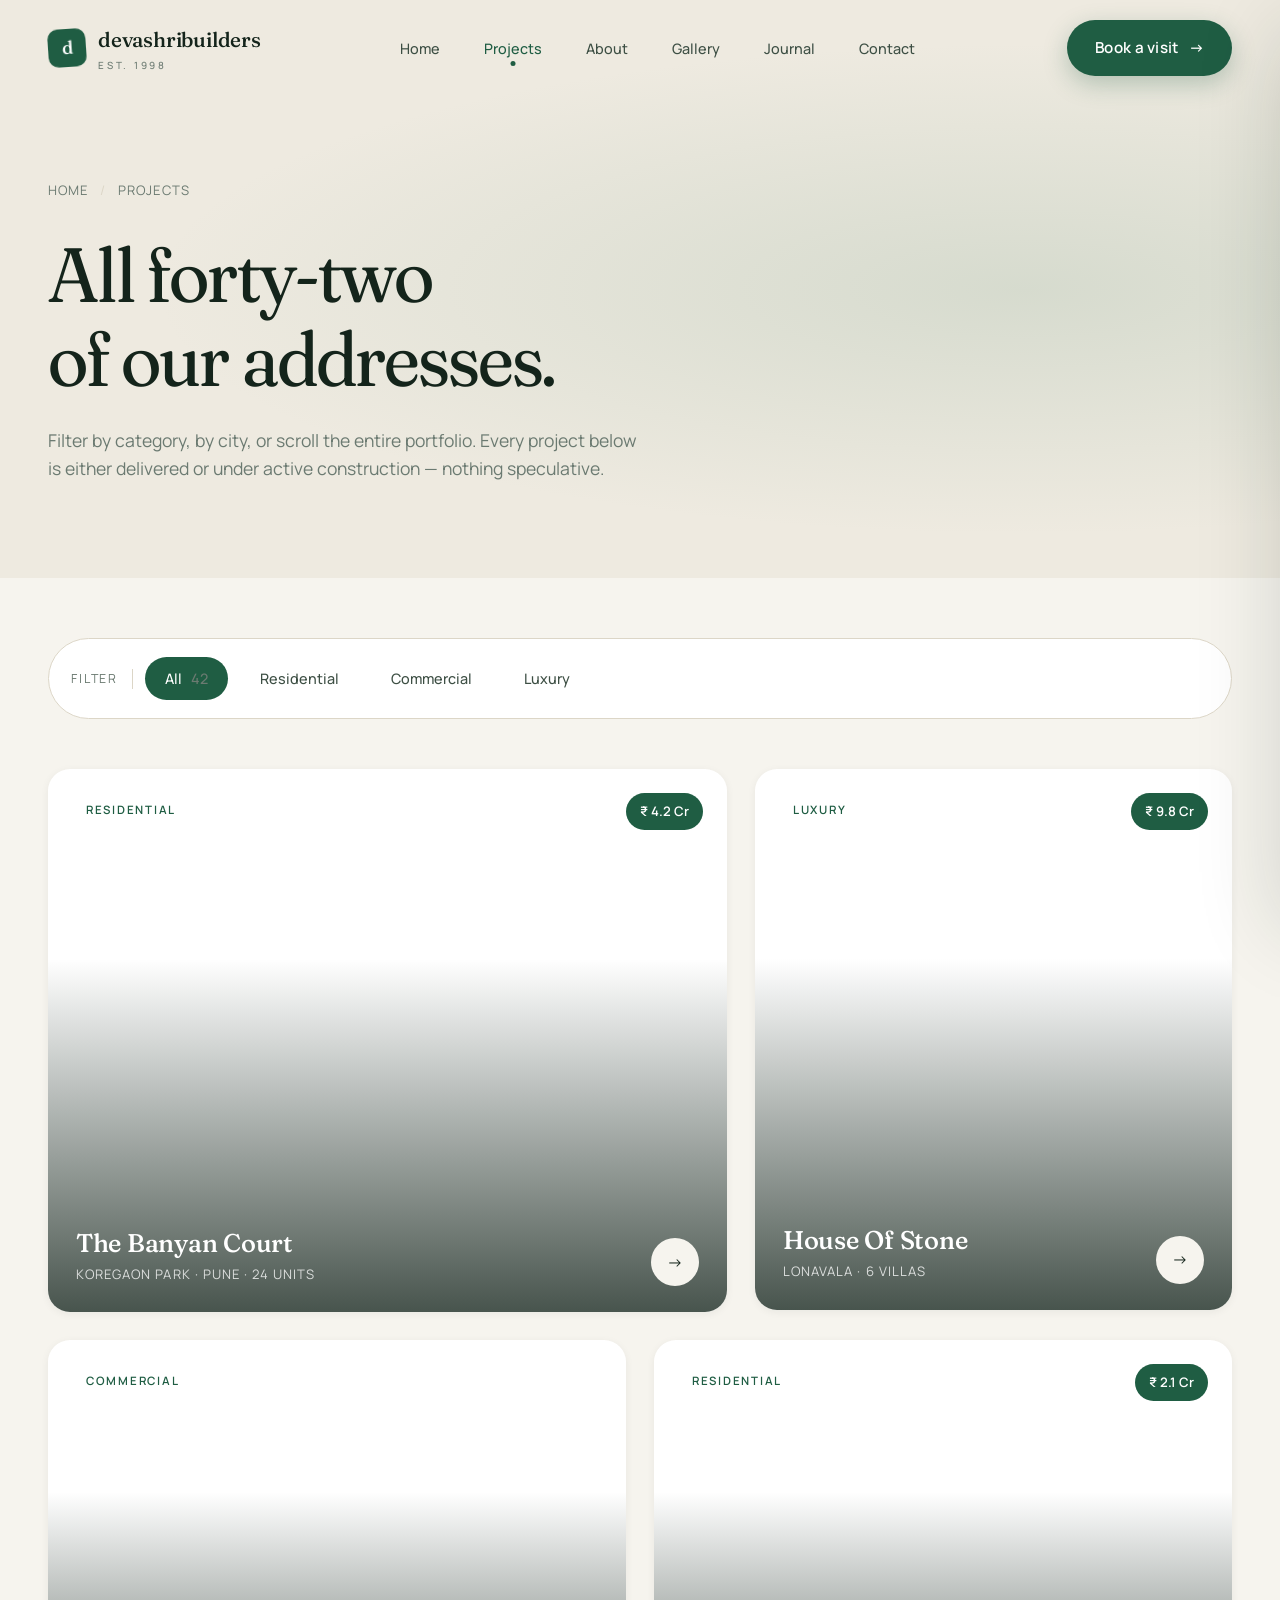
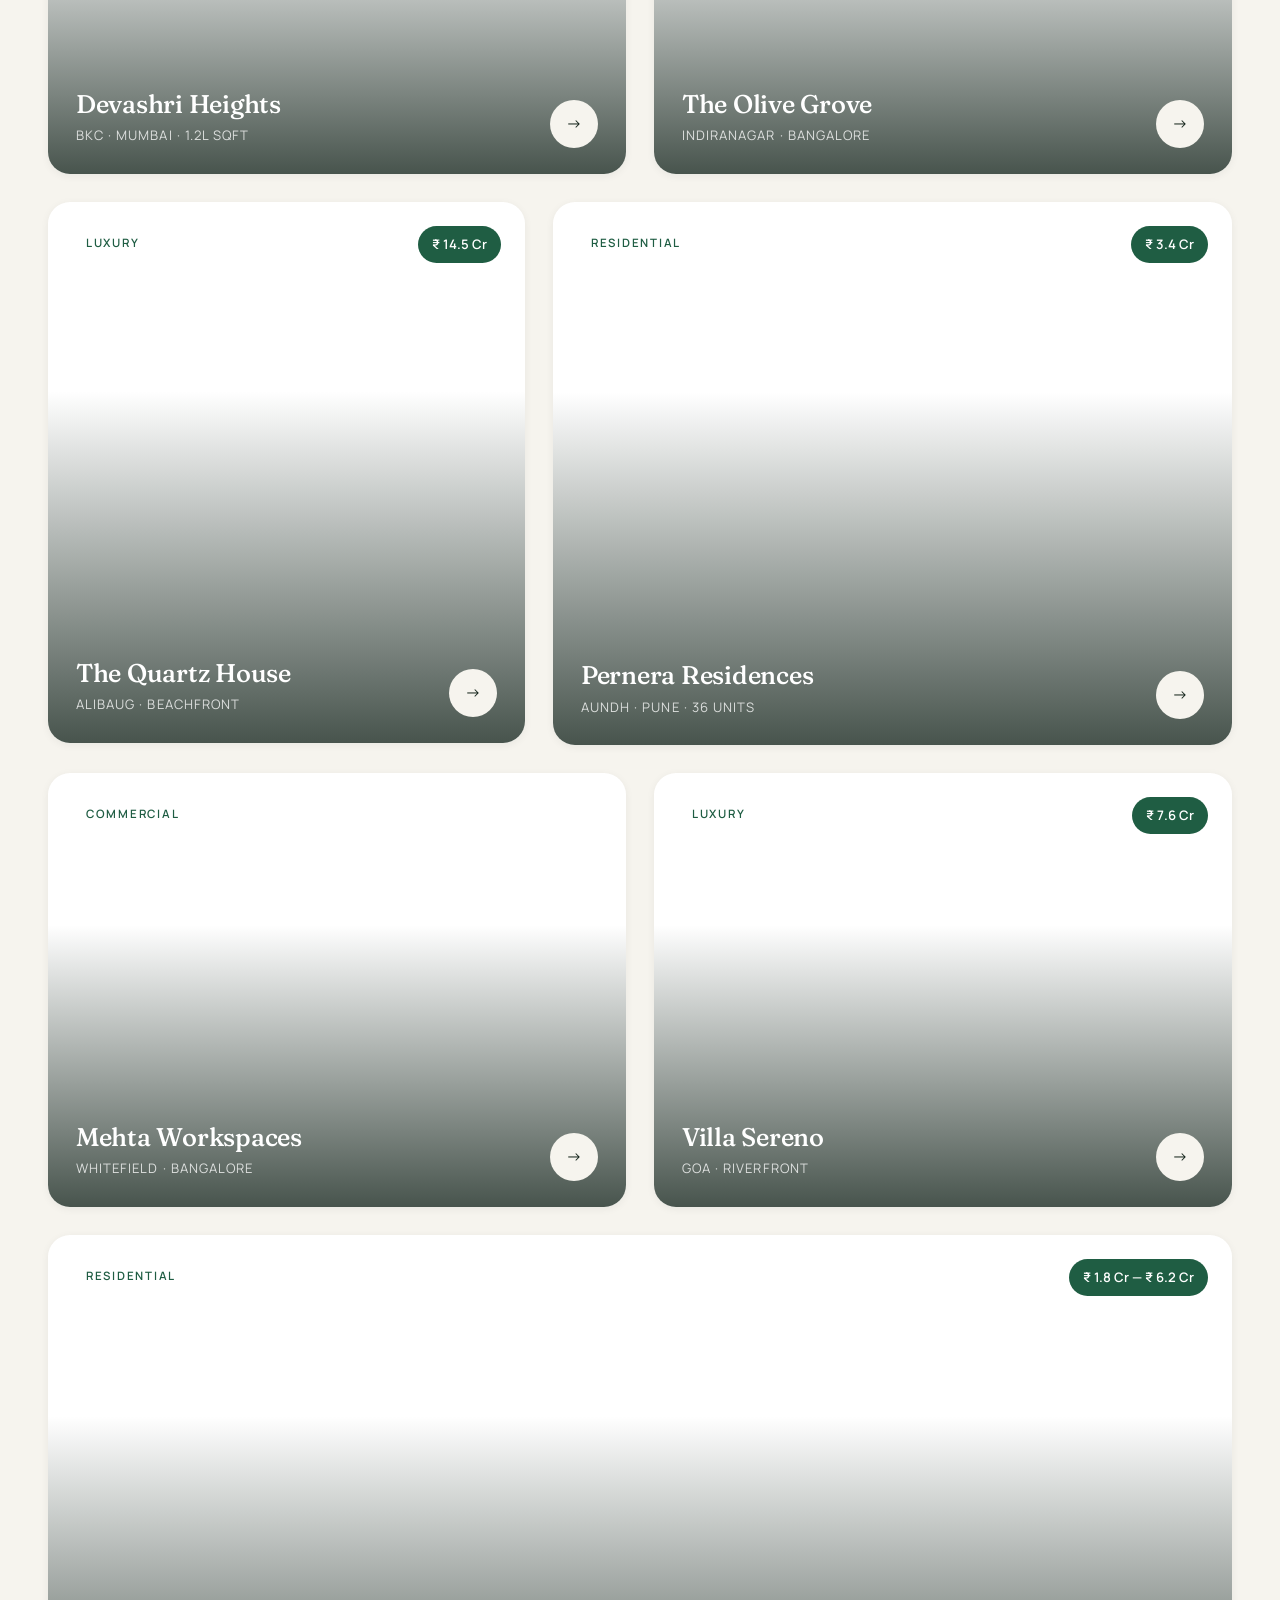
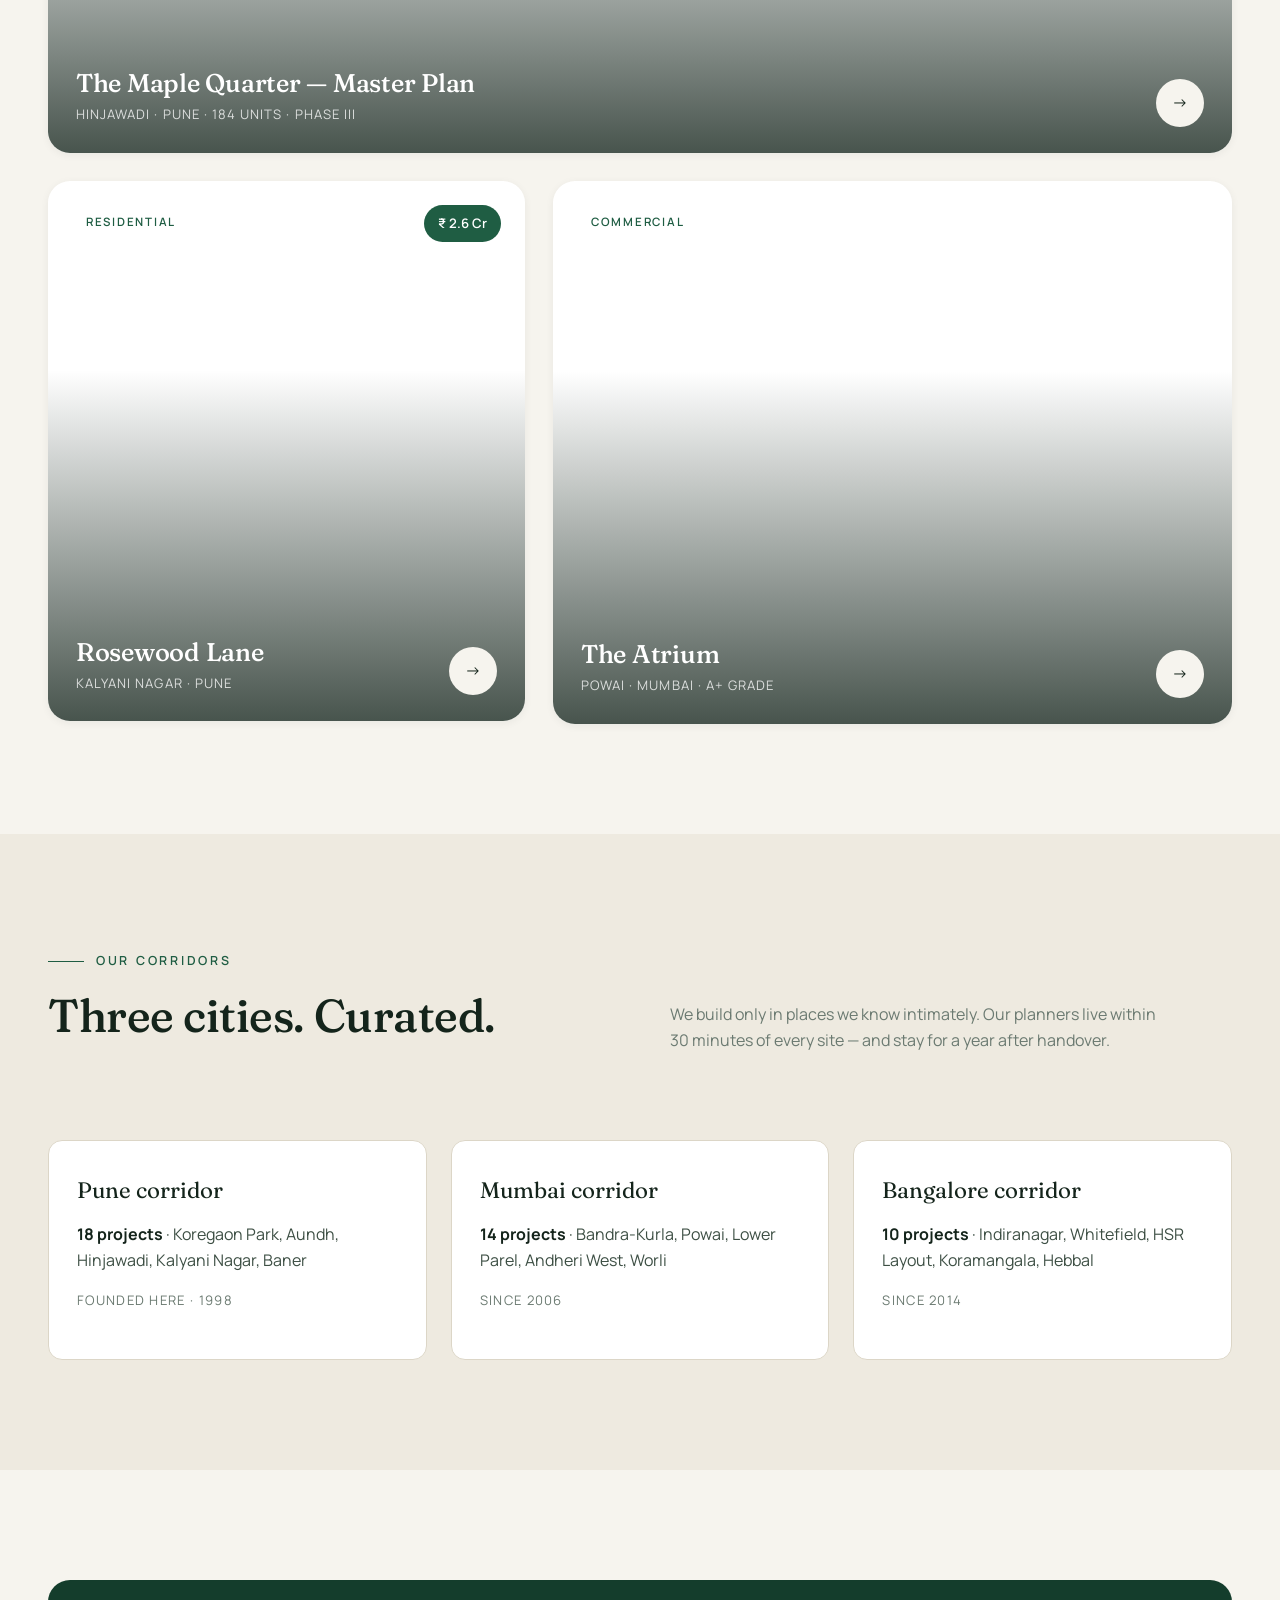
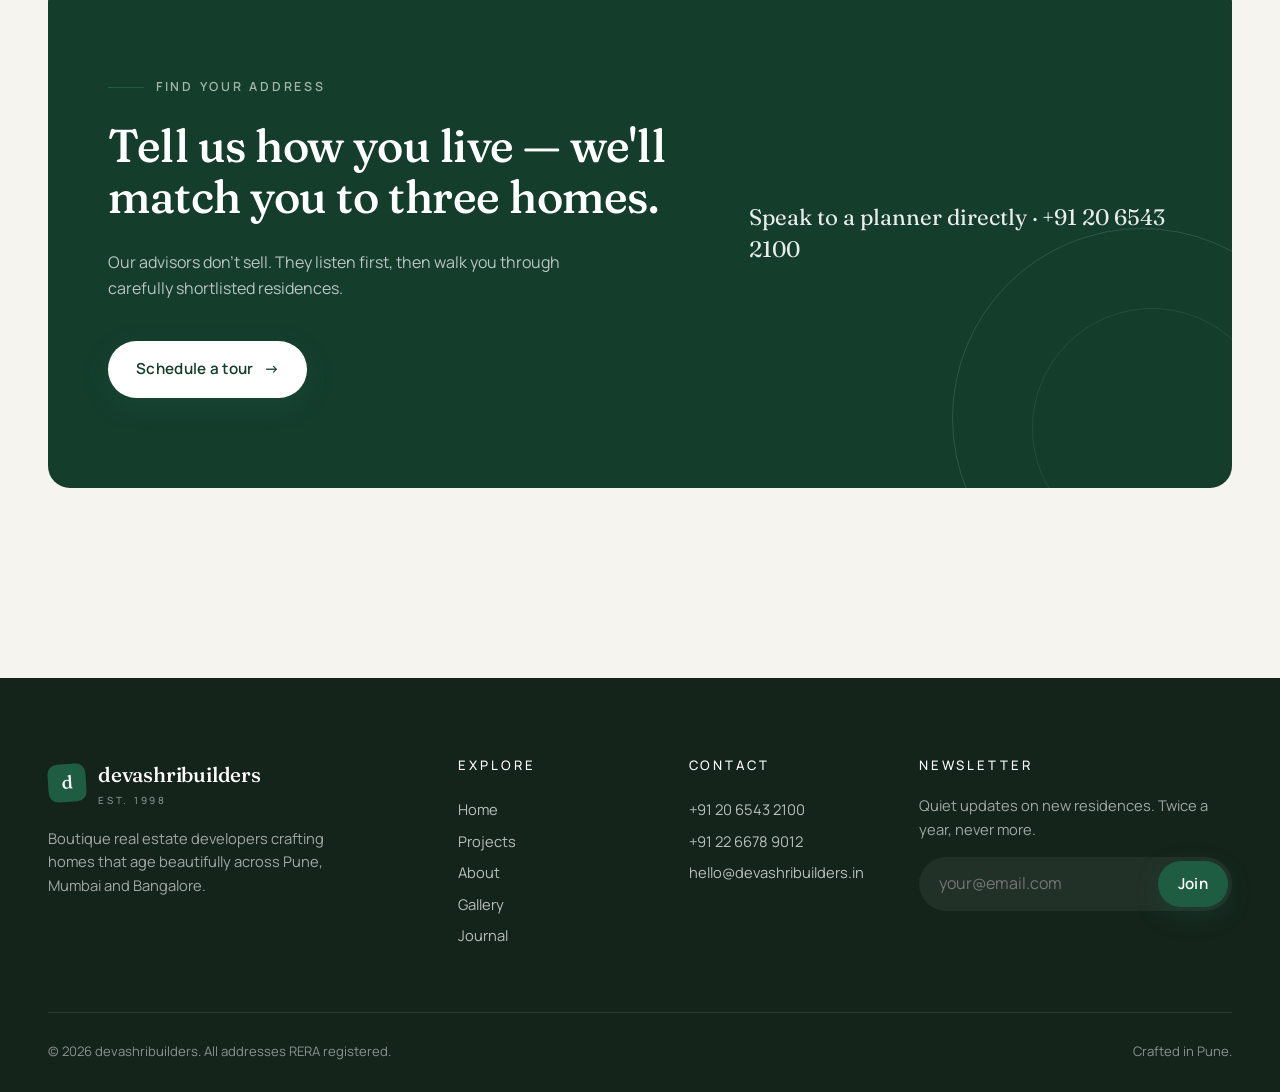
<file: projects.html>
<!doctype html>
<html lang="en">
<head>
  <meta charset="utf-8" />
  <meta name="viewport" content="width=device-width, initial-scale=1" />
  <meta name="description" content="Explore 42 residential, commercial and luxury projects by devashribuilders." />
  <title>Projects — devashribuilders</title>

  <link rel="preconnect" href="https://fonts.googleapis.com">
  <link rel="preconnect" href="https://fonts.gstatic.com" crossorigin>
  <link href="https://fonts.googleapis.com/css2?family=Fraunces:opsz,wght@9..144,300;9..144,400;9..144,500&family=Manrope:wght@400;500;600;700&display=swap" rel="stylesheet">
  <link href="https://cdn.jsdelivr.net/npm/bootstrap@5.3.3/dist/css/bootstrap.min.css" rel="stylesheet">
  <link href="https://unpkg.com/aos@2.3.4/dist/aos.css" rel="stylesheet">
  <link rel="stylesheet" href="css/style.css?v=1">
</head>
<body data-testid="page-projects">
  <div class="scroll-progress"></div>

  <header class="navbar-dvb">
    <div class="container-x nav-inner">
      <a href="index.html" class="brand"><span class="brand-mark">d</span><span>devashribuilders<small>est. 1998</small></span></a>
      <nav>
        <ul class="nav-links">
          <li><a href="index.html">Home</a></li>
          <li><a href="projects.html" class="active">Projects</a></li>
          <li><a href="about.html">About</a></li>
          <li><a href="gallery.html">Gallery</a></li>
          <li><a href="blog.html">Journal</a></li>
          <li><a href="contact.html">Contact</a></li>
        </ul>
      </nav>
      <a href="contact.html" class="btn-primary nav-cta">Book a visit <span class="arrow">→</span></a>
      <button class="hamburger" aria-label="Menu"><span></span><span></span><span></span></button>
    </div>
  </header>

  <div class="drawer-overlay"></div>
  <aside class="mobile-drawer">
    <a href="index.html">Home</a>
    <a href="projects.html">Projects</a>
    <a href="about.html">About</a>
    <a href="gallery.html">Gallery</a>
    <a href="blog.html">Journal</a>
    <a href="contact.html">Contact</a>
  </aside>

  <!-- PAGE HEAD -->
  <section class="page-head">
    <div class="container-x">
      <div class="breadcrumb-dvb"><a href="index.html">Home</a><span class="sep">/</span><span>Projects</span></div>
      <h1 data-aos="fade-up">All forty-two<br/>of our addresses.</h1>
      <p class="lead-text section-tag" data-aos="fade-up" data-aos-delay="100">Filter by category, by city, or scroll the entire portfolio. Every project below is either delivered or under active construction — nothing speculative.</p>
    </div>
  </section>

  <!-- PROJECTS LIST -->
  <section style="padding-top: 60px;" data-testid="projects-listing">
    <div class="container-x">
      <div class="filter-bar" data-testid="project-filter-bar" data-aos="fade-up">
        <span class="filter-lbl">Filter</span>
        <button class="filter-chip active" data-project-filter="all" data-testid="filter-all">All <span style="color:var(--ink-mute); margin-left:6px;">42</span></button>
        <button class="filter-chip" data-project-filter="residential" data-testid="filter-residential">Residential</button>
        <button class="filter-chip" data-project-filter="commercial" data-testid="filter-commercial">Commercial</button>
        <button class="filter-chip" data-project-filter="luxury" data-testid="filter-luxury">Luxury</button>
      </div>

      <div class="projects-grid" id="projects-grid">
        <a href="#" class="project-card size-lg" data-project-cat="residential" data-aos="fade-up" data-testid="project-card-1">
          <div class="pc-img" style="background-image: url('https://images.unsplash.com/photo-1600585154340-be6161a56a0c?w=1400&q=80');"></div>
          <span class="pc-tag">Residential</span>
          <span class="pc-price">₹ 4.2 Cr</span>
          <div class="pc-shade"></div>
          <div class="pc-meta"><div><h3>The Banyan Court</h3><span class="pc-loc">Koregaon Park · Pune · 24 units</span></div><span class="pc-arrow">→</span></div>
        </a>
        <a href="#" class="project-card size-md" data-project-cat="luxury" data-aos="fade-up" data-aos-delay="80">
          <div class="pc-img" style="background-image: url('https://images.unsplash.com/photo-1600596542815-ffad4c1539a9?w=1200&q=80');"></div>
          <span class="pc-tag">Luxury</span><span class="pc-price">₹ 9.8 Cr</span>
          <div class="pc-shade"></div>
          <div class="pc-meta"><div><h3>House Of Stone</h3><span class="pc-loc">Lonavala · 6 villas</span></div><span class="pc-arrow">→</span></div>
        </a>
        <a href="#" class="project-card size-half" data-project-cat="commercial" data-aos="fade-up">
          <div class="pc-img" style="background-image: url('https://images.unsplash.com/photo-1613977257363-707ba9348227?w=1200&q=80');"></div>
          <span class="pc-tag">Commercial</span>
          <div class="pc-shade"></div>
          <div class="pc-meta"><div><h3>Devashri Heights</h3><span class="pc-loc">BKC · Mumbai · 1.2L sqft</span></div><span class="pc-arrow">→</span></div>
        </a>
        <a href="#" class="project-card size-half" data-project-cat="residential" data-aos="fade-up" data-aos-delay="80">
          <div class="pc-img" style="background-image: url('https://images.unsplash.com/photo-1564013799919-ab600027ffc6?w=1200&q=80');"></div>
          <span class="pc-tag">Residential</span><span class="pc-price">₹ 2.1 Cr</span>
          <div class="pc-shade"></div>
          <div class="pc-meta"><div><h3>The Olive Grove</h3><span class="pc-loc">Indiranagar · Bangalore</span></div><span class="pc-arrow">→</span></div>
        </a>
        <a href="#" class="project-card size-md" data-project-cat="luxury" data-aos="fade-up">
          <div class="pc-img" style="background-image: url('https://images.unsplash.com/photo-1512917774080-9991f1c4c750?w=1200&q=80');"></div>
          <span class="pc-tag">Luxury</span><span class="pc-price">₹ 14.5 Cr</span>
          <div class="pc-shade"></div>
          <div class="pc-meta"><div><h3>The Quartz House</h3><span class="pc-loc">Alibaug · Beachfront</span></div><span class="pc-arrow">→</span></div>
        </a>
        <a href="#" class="project-card size-lg" data-project-cat="residential" data-aos="fade-up" data-aos-delay="80">
          <div class="pc-img" style="background-image: url('https://images.unsplash.com/photo-1582268611958-ebfd161ef9cf?w=1400&q=80');"></div>
          <span class="pc-tag">Residential</span><span class="pc-price">₹ 3.4 Cr</span>
          <div class="pc-shade"></div>
          <div class="pc-meta"><div><h3>Pernera Residences</h3><span class="pc-loc">Aundh · Pune · 36 units</span></div><span class="pc-arrow">→</span></div>
        </a>
        <a href="#" class="project-card size-half" data-project-cat="commercial" data-aos="fade-up">
          <div class="pc-img" style="background-image: url('https://images.unsplash.com/photo-1497366216548-37526070297c?w=1200&q=80');"></div>
          <span class="pc-tag">Commercial</span>
          <div class="pc-shade"></div>
          <div class="pc-meta"><div><h3>Mehta Workspaces</h3><span class="pc-loc">Whitefield · Bangalore</span></div><span class="pc-arrow">→</span></div>
        </a>
        <a href="#" class="project-card size-half" data-project-cat="luxury" data-aos="fade-up" data-aos-delay="80">
          <div class="pc-img" style="background-image: url('https://images.unsplash.com/photo-1600210492486-724fe5c67fb0?w=1200&q=80');"></div>
          <span class="pc-tag">Luxury</span><span class="pc-price">₹ 7.6 Cr</span>
          <div class="pc-shade"></div>
          <div class="pc-meta"><div><h3>Villa Sereno</h3><span class="pc-loc">Goa · Riverfront</span></div><span class="pc-arrow">→</span></div>
        </a>
        <a href="#" class="project-card size-full" data-project-cat="residential" data-aos="fade-up">
          <div class="pc-img" style="background-image: url('https://images.unsplash.com/photo-1545324418-cc1a3fa10c00?w=1800&q=80');"></div>
          <span class="pc-tag">Residential</span><span class="pc-price">₹ 1.8 Cr — ₹ 6.2 Cr</span>
          <div class="pc-shade"></div>
          <div class="pc-meta"><div><h3>The Maple Quarter — Master Plan</h3><span class="pc-loc">Hinjawadi · Pune · 184 units · Phase III</span></div><span class="pc-arrow">→</span></div>
        </a>
        <a href="#" class="project-card size-md" data-project-cat="residential" data-aos="fade-up">
          <div class="pc-img" style="background-image: url('https://images.unsplash.com/photo-1600573472556-e636c2acda88?w=1200&q=80');"></div>
          <span class="pc-tag">Residential</span><span class="pc-price">₹ 2.6 Cr</span>
          <div class="pc-shade"></div>
          <div class="pc-meta"><div><h3>Rosewood Lane</h3><span class="pc-loc">Kalyani Nagar · Pune</span></div><span class="pc-arrow">→</span></div>
        </a>
        <a href="#" class="project-card size-lg" data-project-cat="commercial" data-aos="fade-up" data-aos-delay="80">
          <div class="pc-img" style="background-image: url('https://images.unsplash.com/photo-1486325212027-8081e485255e?w=1400&q=80');"></div>
          <span class="pc-tag">Commercial</span>
          <div class="pc-shade"></div>
          <div class="pc-meta"><div><h3>The Atrium</h3><span class="pc-loc">Powai · Mumbai · A+ grade</span></div><span class="pc-arrow">→</span></div>
        </a>
      </div>
    </div>
  </section>

  <!-- CORRIDOR MAP -->
  <section style="background: var(--bg-alt);" data-testid="corridor-map">
    <div class="container-x">
      <div class="section-head">
        <div data-aos="fade-up">
          <div class="kicker" style="margin-bottom: 20px;">Our corridors</div>
          <h2>Three cities. Curated.</h2>
        </div>
        <p class="lead-text section-tag" data-aos="fade-up" data-aos-delay="100">We build only in places we know intimately. Our planners live within 30 minutes of every site — and stay for a year after handover.</p>
      </div>

      <div class="row g-4">
        <div class="col-md-4" data-aos="fade-up">
          <div class="office-card">
            <div class="city">Pune corridor</div>
            <p><strong style="color:var(--ink)">18 projects</strong> · Koregaon Park, Aundh, Hinjawadi, Kalyani Nagar, Baner</p>
            <p style="font-size:.82rem; color:var(--ink-mute); letter-spacing:.1em; text-transform:uppercase; margin-top:14px;">Founded here · 1998</p>
          </div>
        </div>
        <div class="col-md-4" data-aos="fade-up" data-aos-delay="100">
          <div class="office-card">
            <div class="city">Mumbai corridor</div>
            <p><strong style="color:var(--ink)">14 projects</strong> · Bandra-Kurla, Powai, Lower Parel, Andheri West, Worli</p>
            <p style="font-size:.82rem; color:var(--ink-mute); letter-spacing:.1em; text-transform:uppercase; margin-top:14px;">Since 2006</p>
          </div>
        </div>
        <div class="col-md-4" data-aos="fade-up" data-aos-delay="200">
          <div class="office-card">
            <div class="city">Bangalore corridor</div>
            <p><strong style="color:var(--ink)">10 projects</strong> · Indiranagar, Whitefield, HSR Layout, Koramangala, Hebbal</p>
            <p style="font-size:.82rem; color:var(--ink-mute); letter-spacing:.1em; text-transform:uppercase; margin-top:14px;">Since 2014</p>
          </div>
        </div>
      </div>
    </div>
  </section>

  <!-- CTA -->
  <section>
    <div class="container-x">
      <div class="cta" data-aos="zoom-in">
        <div>
          <div class="kicker" style="color: var(--sage); margin-bottom: 24px;">Find your address</div>
          <h2>Tell us how you live — we'll match you to three homes.</h2>
          <p>Our advisors don't sell. They listen first, then walk you through carefully shortlisted residences.</p>
          <a href="contact.html" class="btn-primary" style="margin-top:24px;">Schedule a tour <span class="arrow">→</span></a>
        </div>
        <div class="cta-side">Speak to a planner directly · +91 20 6543 2100</div>
      </div>
    </div>
  </section>

  <!-- FOOTER -->
  <footer class="footer">
    <div class="container-x">
      <div class="footer-grid">
        <div>
          <div class="brand" style="color:#fff;"><span class="brand-mark">d</span><span>devashribuilders<small>est. 1998</small></span></div>
          <p style="max-width: 320px;">Boutique real estate developers crafting homes that age beautifully across Pune, Mumbai and Bangalore.</p>
        </div>
        <div><h5>Explore</h5><a href="index.html">Home</a><a href="projects.html">Projects</a><a href="about.html">About</a><a href="gallery.html">Gallery</a><a href="blog.html">Journal</a></div>
        <div><h5>Contact</h5><a href="tel:+912065432100">+91 20 6543 2100</a><a href="tel:+912266789012">+91 22 6678 9012</a><a href="mailto:hello@devashribuilders.in">hello@devashribuilders.in</a></div>
        <div>
          <h5>Newsletter</h5>
          <p>Quiet updates on new residences. Twice a year, never more.</p>
          <form id="newsletter-form">
            <div style="display:flex; gap:8px; background: rgba(255,255,255,.06); border-radius: 999px; padding: 4px;">
              <input type="email" placeholder="your@email.com" required style="background: transparent; border: none; padding: 10px 16px; color: #fff; flex:1; outline:none;"/>
              <button type="submit" class="btn-primary" style="padding: 10px 20px;">Join</button>
            </div>
            <div class="news-msg" style="font-size:.82rem; margin-top:10px;"></div>
          </form>
        </div>
      </div>
      <div class="footer-bottom"><span>© 2026 devashribuilders. All addresses RERA registered.</span><span>Crafted in Pune.</span></div>
    </div>
  </footer>

  <button class="scroll-top" aria-label="Back to top">
    <svg width="20" height="20" viewBox="0 0 24 24" fill="none" stroke="currentColor" stroke-width="2"><path d="M12 19V5"/><path d="M5 12l7-7 7 7"/></svg>
  </button>

  <script src="https://unpkg.com/aos@2.3.4/dist/aos.js"></script>
  <script src="js/main.js?v=1"></script>
</body>
</html>
</file>
<file: css/style.css>
/* devashribuilders — Modern Warm theme
   Palette: warm off-white + emerald/sage + deep forest text
   Fonts: Fraunces (display serif) + Manrope (sans)
*/

:root {
  --bg:           #f6f4ee;
  --bg-alt:       #eeeae0;
  --surface:      #ffffff;
  --ink:          #14241b;
  --ink-soft:     #3d4f44;
  --ink-mute:     #6b7a71;
  --emerald:      #1f5d43;
  --emerald-dk:   #143d2c;
  --emerald-soft: #2a7a59;
  --sage:         #9fb8a5;
  --sage-soft:    #c9d7ce;
  --line:         #dcd6c7;
  --gold:         #b4894a;
  --shadow-sm:    0 2px 8px rgba(20, 36, 27, 0.06);
  --shadow-md:    0 12px 36px rgba(20, 36, 27, 0.10);
  --shadow-lg:    0 28px 80px rgba(20, 36, 27, 0.16);
  --radius:       14px;
  --radius-lg:    22px;
  --t-fast:       180ms cubic-bezier(.22,.61,.36,1);
  --t-med:        420ms cubic-bezier(.22,.61,.36,1);
  --t-slow:       820ms cubic-bezier(.22,.61,.36,1);
  --container:    1240px;
}

* { box-sizing: border-box; }

html { scroll-behavior: smooth; }

body {
  margin: 0;
  font-family: 'Manrope', -apple-system, system-ui, sans-serif;
  background: var(--bg);
  color: var(--ink);
  font-size: 16px;
  line-height: 1.6;
  -webkit-font-smoothing: antialiased;
  overflow-x: hidden;
}

::selection { background: var(--emerald); color: #fff; }

a { color: inherit; text-decoration: none; transition: color var(--t-fast); }
a:hover { color: var(--emerald); }

img { max-width: 100%; display: block; }

h1, h2, h3, h4, h5 {
  font-family: 'Fraunces', 'Cormorant Garamond', Georgia, serif;
  font-weight: 500;
  letter-spacing: -0.01em;
  color: var(--ink);
  margin: 0 0 .6em;
  line-height: 1.1;
  font-variation-settings: "SOFT" 50, "WONK" 0;
}

h1 { font-size: clamp(2.6rem, 5.4vw, 5.4rem); font-weight: 400; letter-spacing: -0.025em; }
h2 { font-size: clamp(2rem, 3.6vw, 3.4rem); }
h3 { font-size: clamp(1.4rem, 2.2vw, 1.9rem); }
h4 { font-size: 1.2rem; }

p { margin: 0 0 1rem; color: var(--ink-soft); }

.container-x { max-width: var(--container); margin: 0 auto; padding: 0 28px; }

@media (max-width: 640px) { .container-x { padding: 0 20px; } }

/* ===== KICKER + DIVIDERS ===== */
.kicker {
  display: inline-flex; align-items: center; gap: 12px;
  font-family: 'Manrope', sans-serif;
  font-size: 0.78rem; font-weight: 600;
  letter-spacing: 0.22em; text-transform: uppercase;
  color: var(--emerald);
}
.kicker::before {
  content: ""; width: 36px; height: 1px; background: var(--emerald);
}

.section-tag { color: var(--ink-mute); }

/* ===== BUTTONS ===== */
.btn-primary, .btn-ghost, .btn-outline {
  display: inline-flex; align-items: center; gap: 10px;
  padding: 16px 28px;
  font-family: 'Manrope', sans-serif;
  font-size: .95rem; font-weight: 600;
  letter-spacing: .02em;
  border: none; cursor: pointer;
  border-radius: 999px;
  transition: transform var(--t-fast), background var(--t-fast), color var(--t-fast), box-shadow var(--t-fast);
  text-decoration: none;
}

.btn-primary {
  background: var(--emerald); color: #fff;
  box-shadow: 0 8px 24px rgba(31, 93, 67, 0.28);
}
.btn-primary:hover {
  background: var(--emerald-dk); color: #fff;
  transform: translateY(-2px);
  box-shadow: 0 14px 36px rgba(31, 93, 67, 0.4);
}

.btn-outline {
  background: transparent; color: var(--ink);
  border: 1.5px solid var(--ink);
}
.btn-outline:hover {
  background: var(--ink); color: var(--bg);
  transform: translateY(-2px);
}

.btn-ghost {
  background: transparent; color: var(--ink); padding: 12px 0;
  border-bottom: 1px solid var(--ink);
  border-radius: 0;
}
.btn-ghost:hover { color: var(--emerald); border-color: var(--emerald); gap: 14px; }

.btn-primary .arrow, .btn-ghost .arrow { transition: transform var(--t-fast); }
.btn-primary:hover .arrow, .btn-ghost:hover .arrow { transform: translateX(4px); }

/* ===== NAVBAR ===== */
.navbar-dvb {
  position: fixed; top: 0; left: 0; right: 0;
  z-index: 1050;
  padding: 20px 0;
  background: rgba(246, 244, 238, 0);
  backdrop-filter: blur(0px);
  transition: padding var(--t-fast), background var(--t-fast), backdrop-filter var(--t-fast), box-shadow var(--t-fast);
}
.navbar-dvb.scrolled {
  padding: 12px 0;
  background: rgba(246, 244, 238, 0.86);
  backdrop-filter: blur(18px);
  box-shadow: 0 1px 0 rgba(20,36,27,.06);
}

.nav-inner {
  display: flex; align-items: center; justify-content: space-between;
}

.brand {
  display: flex; align-items: center; gap: 12px;
  font-family: 'Fraunces', serif;
  font-size: 1.3rem; font-weight: 500;
  color: var(--ink); letter-spacing: -0.01em;
}
.brand-mark {
  width: 38px; height: 38px;
  background: var(--emerald);
  border-radius: 10px;
  display: grid; place-items: center;
  color: #fff; font-family: 'Fraunces', serif; font-size: 1.15rem;
  transform: rotate(-4deg);
  transition: transform var(--t-fast);
}
.brand:hover .brand-mark { transform: rotate(4deg) scale(1.05); }
.brand small { display:block; font-family:'Manrope',sans-serif; font-size:.62rem; letter-spacing:.28em; color:var(--ink-mute); text-transform:uppercase; margin-top:2px;}

.nav-links {
  display: flex; align-items: center; gap: 8px;
  list-style: none; margin: 0; padding: 0;
}
.nav-links a {
  display: inline-block;
  padding: 10px 18px;
  font-size: .9rem; font-weight: 500;
  color: var(--ink-soft);
  border-radius: 999px;
  position: relative;
  transition: color var(--t-fast), background var(--t-fast);
}
.nav-links a:hover { color: var(--ink); background: rgba(20,36,27,.05); }
.nav-links a.active { color: var(--emerald); }
.nav-links a.active::after {
  content: ""; position: absolute; bottom: 4px; left: 50%;
  width: 5px; height: 5px; border-radius: 50%;
  background: var(--emerald); transform: translateX(-50%);
}

.nav-cta { margin-left: 12px; }

/* Hamburger */
.hamburger {
  display: none;
  background: transparent; border: none; padding: 8px;
  cursor: pointer; z-index: 1100;
}
.hamburger span {
  display: block; width: 26px; height: 2px; background: var(--ink);
  margin: 6px 0;
  transition: transform var(--t-med), opacity var(--t-fast);
  transform-origin: center;
}
.hamburger.open span:nth-child(1) { transform: translateY(8px) rotate(45deg); }
.hamburger.open span:nth-child(2) { opacity: 0; }
.hamburger.open span:nth-child(3) { transform: translateY(-8px) rotate(-45deg); }

/* Mobile drawer */
.mobile-drawer {
  position: fixed; top: 0; right: 0; bottom: 0;
  width: min(85vw, 380px);
  background: var(--bg);
  z-index: 1060;
  padding: 100px 32px 32px;
  transform: translateX(100%);
  transition: transform var(--t-med);
  box-shadow: var(--shadow-lg);
  overflow-y: auto;
}
.mobile-drawer.open { transform: translateX(0); }
.mobile-drawer a {
  display: block; padding: 18px 0;
  font-family: 'Fraunces', serif;
  font-size: 1.6rem; font-weight: 400;
  color: var(--ink);
  border-bottom: 1px solid var(--line);
  opacity: 0; transform: translateX(20px);
  transition: opacity var(--t-med), transform var(--t-med), color var(--t-fast);
}
.mobile-drawer.open a { opacity: 1; transform: translateX(0); }
.mobile-drawer.open a:nth-child(1){ transition-delay: .1s; }
.mobile-drawer.open a:nth-child(2){ transition-delay: .15s; }
.mobile-drawer.open a:nth-child(3){ transition-delay: .2s; }
.mobile-drawer.open a:nth-child(4){ transition-delay: .25s; }
.mobile-drawer.open a:nth-child(5){ transition-delay: .3s; }
.mobile-drawer.open a:nth-child(6){ transition-delay: .35s; }

.drawer-overlay {
  position: fixed; inset: 0; background: rgba(20,36,27,.4);
  z-index: 1055;
  opacity: 0; pointer-events: none;
  transition: opacity var(--t-med);
  backdrop-filter: blur(4px);
}
.drawer-overlay.open { opacity: 1; pointer-events: auto; }

@media (max-width: 992px) {
  .nav-links, .nav-cta { display: none; }
  .hamburger { display: block; }
}

/* ===== SCROLL PROGRESS ===== */
.scroll-progress {
  position: fixed; top: 0; left: 0; height: 3px; width: 0%;
  background: var(--emerald);
  z-index: 2000; transition: width 80ms linear;
}

/* ===== HERO ===== */
.hero {
  position: relative;
  min-height: 100vh;
  padding: 160px 0 100px;
  overflow: hidden;
  display: flex; align-items: center;
}
#three-canvas {
  position: absolute; inset: 0;
  z-index: 0;
  opacity: .9;
}
.hero-grid-overlay {
  position: absolute; inset: 0; z-index: 1;
  background:
    radial-gradient(ellipse at 70% 30%, rgba(159,184,165,0.16), transparent 60%),
    linear-gradient(180deg, transparent 0%, rgba(246,244,238,.35) 80%, var(--bg) 100%);
  pointer-events: none;
}
.hero-noise {
  position: absolute; inset: 0; z-index: 1;
  background-image: url("data:image/svg+xml;utf8,<svg xmlns='http://www.w3.org/2000/svg' width='200' height='200'><filter id='n'><feTurbulence type='fractalNoise' baseFrequency='.9' numOctaves='2'/><feColorMatrix values='0 0 0 0 .08 0 0 0 0 .14 0 0 0 0 .1 0 0 0 .25 0'/></filter><rect width='100%' height='100%' filter='url(%23n)'/></svg>");
  opacity: .35; mix-blend-mode: multiply; pointer-events: none;
}

.hero-inner {
  position: relative; z-index: 2;
  display: grid; grid-template-columns: 1.3fr .9fr; gap: 60px; align-items: end;
}
@media (max-width: 900px) {
  .hero-inner { grid-template-columns: 1fr; gap: 40px; }
  .hero { padding: 140px 0 80px; min-height: auto; }
}

.hero h1 {
  font-weight: 400;
  font-size: clamp(2.8rem, 7vw, 6.5rem);
}
.hero h1 .emerald { color: var(--emerald); font-style: italic; font-weight: 300; }
.hero h1 .word {
  display: inline-block; overflow: hidden; vertical-align: bottom;
}
.hero h1 .word span {
  display: inline-block;
  transform: translateY(110%);
  animation: word-rise 1.1s cubic-bezier(.22,.61,.36,1) forwards;
}
.hero h1 .word:nth-child(1) span { animation-delay: .15s; }
.hero h1 .word:nth-child(2) span { animation-delay: .25s; }
.hero h1 .word:nth-child(3) span { animation-delay: .35s; }
.hero h1 .word:nth-child(4) span { animation-delay: .45s; }
.hero h1 .word:nth-child(5) span { animation-delay: .55s; }
.hero h1 .word:nth-child(6) span { animation-delay: .65s; }
@keyframes word-rise { to { transform: translateY(0); } }

.hero-desc {
  font-size: 1.1rem; max-width: 460px;
  margin-bottom: 36px;
  opacity: 0; transform: translateY(20px);
  animation: fade-up 1s cubic-bezier(.22,.61,.36,1) .7s forwards;
}
.hero-actions {
  display: flex; gap: 16px; flex-wrap: wrap;
  opacity: 0; transform: translateY(20px);
  animation: fade-up 1s cubic-bezier(.22,.61,.36,1) .85s forwards;
}
@keyframes fade-up { to { opacity: 1; transform: translateY(0); } }

.hero-meta {
  display: grid; gap: 28px;
  border-top: 1px solid var(--line);
  padding-top: 28px;
  opacity: 0; transform: translateY(20px);
  animation: fade-up 1s cubic-bezier(.22,.61,.36,1) .95s forwards;
}
.hero-meta-item .num {
  font-family: 'Fraunces', serif;
  font-size: 2.4rem; font-weight: 400; color: var(--ink);
  display: block; line-height: 1;
}
.hero-meta-item .lbl {
  font-size: .82rem; color: var(--ink-mute); letter-spacing: .08em; text-transform: uppercase;
  margin-top: 8px; display: block;
}

.scroll-cue {
  position: absolute; bottom: 36px; left: 50%; transform: translateX(-50%);
  z-index: 3;
  font-size: .72rem; letter-spacing: .3em; text-transform: uppercase;
  color: var(--ink-mute);
  display: flex; flex-direction: column; align-items: center; gap: 14px;
}
.scroll-cue::after {
  content: ""; width: 1px; height: 36px; background: var(--ink-mute);
  animation: line-down 1.6s ease-in-out infinite;
  transform-origin: top;
}
@keyframes line-down {
  0% { transform: scaleY(0); transform-origin: top; }
  50% { transform: scaleY(1); transform-origin: top; }
  51% { transform: scaleY(1); transform-origin: bottom; }
  100% { transform: scaleY(0); transform-origin: bottom; }
}

/* ===== SECTIONS ===== */
section { padding: 110px 0; position: relative; }
@media (max-width: 768px) { section { padding: 80px 0; } }

.section-head {
  display: grid; grid-template-columns: 1fr 1fr; gap: 60px; align-items: end;
  margin-bottom: 70px;
}
.section-head .lead-text { max-width: 500px; }
@media (max-width: 800px) {
  .section-head { grid-template-columns: 1fr; gap: 24px; margin-bottom: 50px; }
}

/* ===== PROJECT CARDS ===== */
.projects-grid {
  display: grid;
  grid-template-columns: repeat(12, 1fr);
  gap: 28px;
}
.project-card {
  position: relative; overflow: hidden; border-radius: var(--radius-lg);
  background: var(--surface);
  cursor: pointer;
  box-shadow: var(--shadow-sm);
  transition: transform var(--t-med), box-shadow var(--t-med);
}
.project-card.size-lg { grid-column: span 7; aspect-ratio: 4 / 3.2; }
.project-card.size-md { grid-column: span 5; aspect-ratio: 3 / 3.4; }
.project-card.size-half { grid-column: span 6; aspect-ratio: 4 / 3; }
.project-card.size-full { grid-column: span 12; aspect-ratio: 16 / 7; }

@media (max-width: 900px) {
  .project-card.size-lg,
  .project-card.size-md,
  .project-card.size-half,
  .project-card.size-full { grid-column: span 12; aspect-ratio: 4/3; }
}

.project-card .pc-img {
  position: absolute; inset: 0;
  background-size: cover; background-position: center;
  transition: transform 1.3s cubic-bezier(.22,.61,.36,1);
}
.project-card:hover .pc-img { transform: scale(1.07); }

.project-card .pc-shade {
  position: absolute; inset: 0;
  background: linear-gradient(180deg, rgba(20,36,27,0) 35%, rgba(20,36,27,0.78) 100%);
}
.project-card .pc-meta {
  position: absolute; left: 28px; right: 28px; bottom: 26px;
  color: #fff; z-index: 2;
  display: flex; align-items: end; justify-content: space-between; gap: 16px;
}
.project-card .pc-meta h3 {
  color: #fff; margin: 0 0 4px; font-size: clamp(1.3rem, 2vw, 1.8rem);
}
.project-card .pc-meta .pc-loc {
  font-size: .82rem; color: rgba(255,255,255,.78); letter-spacing: .08em; text-transform: uppercase;
}
.project-card .pc-tag {
  position: absolute; top: 24px; left: 24px; z-index: 2;
  background: rgba(255,255,255,.92);
  color: var(--emerald);
  font-size: .72rem; letter-spacing: .15em; text-transform: uppercase; font-weight: 600;
  padding: 8px 14px; border-radius: 999px;
}
.project-card .pc-price {
  position: absolute; top: 24px; right: 24px; z-index: 2;
  background: var(--emerald); color: #fff;
  padding: 8px 14px; border-radius: 999px;
  font-size: .82rem; font-weight: 600;
}
.project-card .pc-arrow {
  display: grid; place-items: center;
  width: 48px; height: 48px; border-radius: 50%;
  background: var(--bg); color: var(--ink);
  flex-shrink: 0;
  transition: transform var(--t-fast), background var(--t-fast);
}
.project-card:hover .pc-arrow { transform: rotate(-45deg); background: var(--emerald); color: #fff; }

/* ===== FEATURES ===== */
.features-grid {
  display: grid; grid-template-columns: repeat(4, 1fr); gap: 24px;
}
@media (max-width: 900px) { .features-grid { grid-template-columns: repeat(2, 1fr); } }
@media (max-width: 540px) { .features-grid { grid-template-columns: 1fr; } }

.feature-card {
  background: var(--surface);
  padding: 36px 28px 32px;
  border-radius: var(--radius);
  border: 1px solid var(--line);
  transition: transform var(--t-med), border-color var(--t-fast), box-shadow var(--t-med);
}
.feature-card:hover {
  transform: translateY(-6px);
  border-color: var(--sage);
  box-shadow: var(--shadow-md);
}
.feature-icon {
  width: 56px; height: 56px; border-radius: 16px;
  background: var(--sage-soft);
  display: grid; place-items: center;
  color: var(--emerald); margin-bottom: 22px;
  transition: background var(--t-fast), color var(--t-fast), transform var(--t-fast);
}
.feature-card:hover .feature-icon {
  background: var(--emerald); color: #fff;
  transform: rotate(-6deg);
}
.feature-card h4 { margin: 0 0 10px; font-size: 1.25rem; }
.feature-card p { margin: 0; font-size: .95rem; }

/* ===== TESTIMONIALS ===== */
.test-grid {
  display: grid; grid-template-columns: repeat(3, 1fr); gap: 28px;
}
@media (max-width: 900px) { .test-grid { grid-template-columns: 1fr; } }

.test-card {
  background: var(--surface);
  padding: 38px 32px;
  border-radius: var(--radius-lg);
  border: 1px solid var(--line);
  position: relative;
  transition: transform var(--t-med), box-shadow var(--t-med);
}
.test-card:hover { transform: translateY(-4px); box-shadow: var(--shadow-md); }
.test-quote {
  font-family: 'Fraunces', serif;
  font-size: 4.5rem; line-height: .6;
  color: var(--sage); margin-bottom: 4px;
  display: block;
}
.test-card p { color: var(--ink-soft); font-size: 1rem; }
.test-author {
  display: flex; align-items: center; gap: 14px;
  margin-top: 28px; padding-top: 24px;
  border-top: 1px solid var(--line);
}
.test-avatar {
  width: 50px; height: 50px; border-radius: 50%; overflow: hidden;
  background-size: cover; background-position: center;
  flex-shrink: 0;
}
.test-name { font-weight: 600; color: var(--ink); }
.test-role { font-size: .82rem; color: var(--ink-mute); }

.test-stars { color: var(--gold); letter-spacing: 2px; margin-bottom: 12px; }

/* ===== CTA ===== */
.cta {
  position: relative; overflow: hidden;
  background: var(--emerald-dk);
  color: #fff;
  border-radius: var(--radius-lg);
  padding: 90px 60px;
  display: grid; grid-template-columns: 1.4fr 1fr; gap: 50px; align-items: center;
}
.cta::before {
  content: ""; position: absolute; right: -100px; bottom: -120px;
  width: 380px; height: 380px;
  border: 1px solid rgba(255,255,255,.12);
  border-radius: 50%;
}
.cta::after {
  content: ""; position: absolute; right: -40px; bottom: -60px;
  width: 240px; height: 240px;
  border: 1px solid rgba(255,255,255,.08);
  border-radius: 50%;
}
.cta h2 { color: #fff; max-width: 600px; }
.cta p { color: rgba(255,255,255,.7); max-width: 500px; }
.cta .btn-primary { background: #fff; color: var(--emerald-dk); }
.cta .btn-primary:hover { background: var(--sage); color: var(--emerald-dk); }
.cta-side { font-family: 'Fraunces', serif; font-size: 1.4rem; line-height: 1.4; color: rgba(255,255,255,.9); position: relative; z-index: 2; }
@media (max-width: 800px) {
  .cta { grid-template-columns: 1fr; padding: 60px 32px; }
}

/* ===== FOOTER ===== */
.footer {
  background: var(--ink);
  color: rgba(255,255,255,.7);
  padding: 80px 0 30px;
  margin-top: 80px;
}
.footer h5 { color: #fff; font-family: 'Manrope', sans-serif; font-size: .82rem; letter-spacing: .22em; text-transform: uppercase; margin-bottom: 22px; }
.footer-grid {
  display: grid; grid-template-columns: 2fr 1fr 1fr 1.4fr; gap: 50px;
}
@media (max-width: 800px) { .footer-grid { grid-template-columns: 1fr 1fr; gap: 36px; } }
@media (max-width: 540px) { .footer-grid { grid-template-columns: 1fr; } }

.footer .brand { color: #fff; margin-bottom: 18px; }
.footer .brand small { color: rgba(255,255,255,.5); }
.footer a { color: rgba(255,255,255,.7); display: block; padding: 4px 0; font-size: .92rem; }
.footer a:hover { color: var(--sage); }
.footer p { color: rgba(255,255,255,.6); font-size: .92rem; }
.footer-bottom {
  margin-top: 60px; padding-top: 28px;
  border-top: 1px solid rgba(255,255,255,.1);
  display: flex; justify-content: space-between; flex-wrap: wrap; gap: 16px;
  font-size: .82rem; color: rgba(255,255,255,.5);
}

/* ===== PAGE HEADER ===== */
.page-head {
  padding: 180px 0 80px;
  position: relative; overflow: hidden;
  background: var(--bg-alt);
}
.page-head::before {
  content: ""; position: absolute; inset: 0;
  background: radial-gradient(ellipse at 80% 50%, rgba(159,184,165,.3), transparent 60%);
}
.page-head .container-x { position: relative; z-index: 2; }
.page-head h1 { font-size: clamp(2.8rem, 6vw, 5.4rem); margin-bottom: 24px; }
.page-head .lead-text { max-width: 600px; font-size: 1.1rem; }
.breadcrumb-dvb {
  display: flex; gap: 12px; align-items: center;
  font-size: .82rem; color: var(--ink-mute);
  letter-spacing: .08em; text-transform: uppercase;
  margin-bottom: 32px;
}
.breadcrumb-dvb a { color: var(--ink-mute); }
.breadcrumb-dvb a:hover { color: var(--emerald); }
.breadcrumb-dvb .sep { color: var(--line); }

/* ===== FILTERS ===== */
.filter-bar {
  display: flex; gap: 12px; flex-wrap: wrap;
  margin-bottom: 50px;
  padding: 18px 22px;
  background: var(--surface);
  border: 1px solid var(--line);
  border-radius: 999px;
  align-items: center;
}
@media (max-width: 700px) { .filter-bar { border-radius: 18px; } }

.filter-bar .filter-lbl {
  font-size: .78rem; letter-spacing: .15em; text-transform: uppercase;
  color: var(--ink-mute);
  padding-right: 14px; border-right: 1px solid var(--line);
}
.filter-chip {
  background: transparent;
  border: none;
  padding: 10px 20px;
  border-radius: 999px;
  font-family: 'Manrope', sans-serif;
  font-size: .9rem; font-weight: 500;
  color: var(--ink-soft);
  cursor: pointer;
  transition: background var(--t-fast), color var(--t-fast);
}
.filter-chip:hover { background: var(--bg-alt); color: var(--ink); }
.filter-chip.active {
  background: var(--emerald); color: #fff;
}

/* ===== ABOUT TIMELINE ===== */
.timeline {
  position: relative;
  padding-left: 50px;
  margin-top: 40px;
}
.timeline::before {
  content: ""; position: absolute; left: 16px; top: 8px; bottom: 8px;
  width: 1px; background: var(--line);
}
.tl-item { position: relative; padding-bottom: 60px; }
.tl-item::before {
  content: ""; position: absolute; left: -42px; top: 8px;
  width: 16px; height: 16px; border-radius: 50%;
  background: var(--bg);
  border: 2px solid var(--emerald);
  transition: background var(--t-fast), transform var(--t-fast);
}
.tl-item:hover::before { background: var(--emerald); transform: scale(1.2); }
.tl-year {
  font-family: 'Fraunces', serif; font-size: 2.6rem; font-weight: 400;
  color: var(--emerald); line-height: 1; margin-bottom: 12px;
}
.tl-item h3 { font-size: 1.4rem; margin-bottom: 8px; }
.tl-item p { max-width: 540px; }

/* ===== COUNTER STATS ===== */
.stats-grid {
  display: grid; grid-template-columns: repeat(4, 1fr); gap: 40px;
  padding: 60px 0;
  border-top: 1px solid var(--line);
  border-bottom: 1px solid var(--line);
}
@media (max-width: 800px) { .stats-grid { grid-template-columns: repeat(2, 1fr); gap: 32px; } }

.stat .stat-num {
  font-family: 'Fraunces', serif;
  font-size: clamp(3rem, 5vw, 4.6rem); font-weight: 400;
  line-height: 1; color: var(--ink);
  display: flex; align-items: baseline; gap: 2px;
}
.stat .stat-num .suffix { font-size: .5em; color: var(--emerald); }
.stat .stat-lbl {
  font-size: .85rem; color: var(--ink-mute);
  letter-spacing: .12em; text-transform: uppercase;
  margin-top: 14px;
}

/* ===== TEAM ===== */
.team-grid {
  display: grid; grid-template-columns: repeat(3, 1fr); gap: 28px;
}
@media (max-width: 900px) { .team-grid { grid-template-columns: repeat(2, 1fr); } }
@media (max-width: 540px) { .team-grid { grid-template-columns: 1fr; } }

.team-card { position: relative; cursor: pointer; }
.team-photo {
  aspect-ratio: 3/4;
  background-size: cover; background-position: center;
  border-radius: var(--radius-lg);
  filter: saturate(.85);
  transition: filter var(--t-med), transform var(--t-med);
}
.team-card:hover .team-photo { filter: saturate(1.05); transform: scale(1.01); }
.team-card h4 { margin: 20px 0 4px; font-family: 'Fraunces', serif; font-size: 1.4rem; }
.team-role { font-size: .85rem; color: var(--ink-mute); letter-spacing: .12em; text-transform: uppercase; }

/* ===== VALUES ===== */
.values-grid {
  display: grid; grid-template-columns: repeat(3, 1fr); gap: 1px;
  background: var(--line);
  border: 1px solid var(--line);
  border-radius: var(--radius-lg);
  overflow: hidden;
}
@media (max-width: 800px) { .values-grid { grid-template-columns: 1fr; } }
.value-card {
  padding: 48px 36px;
  background: var(--surface);
  transition: background var(--t-fast);
}
.value-card:hover { background: var(--bg); }
.value-card .vnum {
  font-family: 'Fraunces', serif; font-size: 1rem; color: var(--emerald);
  margin-bottom: 36px;
}
.value-card h3 { font-size: 1.7rem; margin-bottom: 12px; }

/* ===== GALLERY ===== */
.gallery-grid {
  columns: 3; column-gap: 20px;
}
@media (max-width: 900px) { .gallery-grid { columns: 2; } }
@media (max-width: 540px) { .gallery-grid { columns: 1; } }

.gallery-item {
  break-inside: avoid;
  margin-bottom: 20px;
  border-radius: var(--radius);
  overflow: hidden;
  cursor: zoom-in;
  position: relative;
  background: var(--bg-alt);
}
.gallery-item img {
  width: 100%; display: block;
  transition: transform 800ms cubic-bezier(.22,.61,.36,1), filter var(--t-fast);
}
.gallery-item:hover img { transform: scale(1.05); }
.gallery-item .gi-overlay {
  position: absolute; inset: 0;
  background: linear-gradient(180deg, transparent 40%, rgba(20,36,27,.75));
  opacity: 0;
  display: flex; align-items: flex-end; padding: 22px;
  color: #fff;
  transition: opacity var(--t-fast);
}
.gallery-item:hover .gi-overlay { opacity: 1; }
.gi-overlay strong { font-family: 'Fraunces', serif; font-size: 1.2rem; font-weight: 400; display: block; }
.gi-overlay span { font-size: .82rem; color: rgba(255,255,255,.78); letter-spacing: .1em; text-transform: uppercase; }

/* Lightbox */
.lightbox {
  position: fixed; inset: 0; z-index: 3000;
  background: rgba(10, 18, 13, .94);
  display: none; align-items: center; justify-content: center;
  padding: 40px;
  backdrop-filter: blur(20px);
}
.lightbox.open { display: flex; animation: fade-in 300ms ease; }
@keyframes fade-in { from { opacity: 0; } to { opacity: 1; } }
.lightbox img {
  max-width: 90vw; max-height: 85vh;
  border-radius: var(--radius);
  box-shadow: 0 40px 100px rgba(0,0,0,.5);
}
.lightbox-close, .lightbox-prev, .lightbox-next {
  position: absolute;
  width: 54px; height: 54px;
  border-radius: 50%;
  background: rgba(255,255,255,.1);
  border: 1px solid rgba(255,255,255,.2);
  color: #fff;
  display: grid; place-items: center;
  cursor: pointer;
  transition: background var(--t-fast), transform var(--t-fast);
  z-index: 3010;
}
.lightbox-close:hover, .lightbox-prev:hover, .lightbox-next:hover {
  background: var(--emerald);
}
.lightbox-close { top: 32px; right: 32px; }
.lightbox-prev { left: 32px; top: 50%; transform: translateY(-50%); }
.lightbox-next { right: 32px; top: 50%; transform: translateY(-50%); }
.lightbox-prev:hover { transform: translateY(-50%) translateX(-4px); }
.lightbox-next:hover { transform: translateY(-50%) translateX(4px); }
.lightbox-caption {
  position: absolute; bottom: 32px; left: 50%; transform: translateX(-50%);
  color: #fff; font-size: .9rem; letter-spacing: .12em; text-transform: uppercase;
}

/* ===== CONTACT ===== */
.contact-grid {
  display: grid; grid-template-columns: 1.2fr 1fr; gap: 60px;
}
@media (max-width: 900px) { .contact-grid { grid-template-columns: 1fr; } }

.form-card {
  background: var(--surface);
  padding: 50px 44px;
  border-radius: var(--radius-lg);
  border: 1px solid var(--line);
  box-shadow: var(--shadow-sm);
}
.form-row { display: grid; grid-template-columns: 1fr 1fr; gap: 18px; margin-bottom: 18px; }
@media (max-width: 540px) { .form-row { grid-template-columns: 1fr; } }

.form-group { display: flex; flex-direction: column; gap: 6px; margin-bottom: 18px; }
.form-group label {
  font-size: .76rem; font-weight: 600; letter-spacing: .12em;
  text-transform: uppercase; color: var(--ink-mute);
}
.form-group input,
.form-group select,
.form-group textarea {
  background: var(--bg);
  border: 1.5px solid var(--line);
  border-radius: 12px;
  padding: 14px 18px;
  font-family: 'Manrope', sans-serif;
  font-size: 1rem;
  color: var(--ink);
  transition: border-color var(--t-fast), background var(--t-fast);
}
.form-group input:focus,
.form-group select:focus,
.form-group textarea:focus {
  outline: none;
  border-color: var(--emerald);
  background: var(--surface);
}
.form-group textarea { min-height: 130px; resize: vertical; }
.form-group .err {
  font-size: .82rem; color: #b91c1c;
  display: none;
}
.form-group.invalid .err { display: block; }
.form-group.invalid input,
.form-group.invalid select,
.form-group.invalid textarea { border-color: #b91c1c; }

.form-success {
  display: none;
  padding: 16px 20px; border-radius: 12px;
  background: var(--sage-soft);
  color: var(--emerald-dk);
  font-weight: 600; margin-bottom: 22px;
}
.form-success.show { display: block; animation: fade-up .5s; }

.contact-info { padding: 20px 0; }
.contact-block { margin-bottom: 36px; padding-bottom: 32px; border-bottom: 1px solid var(--line); }
.contact-block:last-child { border-bottom: none; }
.contact-block h5 {
  font-family: 'Manrope', sans-serif;
  font-size: .76rem; font-weight: 700; letter-spacing: .2em;
  text-transform: uppercase; color: var(--emerald);
  margin-bottom: 14px;
}
.contact-block .ci-phone { font-family: 'Fraunces', serif; font-size: 1.6rem; color: var(--ink); display: block; margin-bottom: 4px; }
.contact-block p { margin: 4px 0; font-size: .95rem; }

.office-grid {
  display: grid; grid-template-columns: repeat(3, 1fr); gap: 28px;
  margin-top: 50px;
}
@media (max-width: 800px) { .office-grid { grid-template-columns: 1fr; } }
.office-card {
  background: var(--surface);
  border: 1px solid var(--line);
  border-radius: var(--radius);
  padding: 32px 28px;
  transition: transform var(--t-med), box-shadow var(--t-med);
}
.office-card:hover { transform: translateY(-4px); box-shadow: var(--shadow-md); }
.office-card .city {
  font-family: 'Fraunces', serif; font-size: 1.4rem; color: var(--ink);
  margin-bottom: 14px;
}

/* ===== BLOG ===== */
.blog-toolbar {
  display: grid; grid-template-columns: 1fr auto; gap: 20px;
  align-items: center; margin-bottom: 50px;
}
@media (max-width: 800px) { .blog-toolbar { grid-template-columns: 1fr; } }

.search-box {
  position: relative;
  background: var(--surface);
  border: 1.5px solid var(--line);
  border-radius: 999px;
  padding: 4px 4px 4px 22px;
  display: flex; align-items: center; gap: 12px;
  transition: border-color var(--t-fast);
}
.search-box:focus-within { border-color: var(--emerald); }
.search-box input {
  border: none; background: transparent;
  padding: 14px 0; flex: 1;
  font-family: 'Manrope', sans-serif; font-size: 1rem;
  color: var(--ink);
}
.search-box input:focus { outline: none; }
.search-box button {
  width: 44px; height: 44px;
  border-radius: 50%;
  background: var(--emerald); color: #fff;
  border: none; cursor: pointer;
  display: grid; place-items: center;
  transition: background var(--t-fast);
}
.search-box button:hover { background: var(--emerald-dk); }

.blog-grid {
  display: grid; grid-template-columns: repeat(3, 1fr); gap: 32px;
}
@media (max-width: 900px) { .blog-grid { grid-template-columns: repeat(2, 1fr); } }
@media (max-width: 600px) { .blog-grid { grid-template-columns: 1fr; } }

.blog-card {
  background: var(--surface);
  border-radius: var(--radius-lg);
  overflow: hidden;
  border: 1px solid var(--line);
  transition: transform var(--t-med), box-shadow var(--t-med);
  cursor: pointer;
  display: flex; flex-direction: column;
}
.blog-card:hover { transform: translateY(-6px); box-shadow: var(--shadow-md); }
.blog-img { aspect-ratio: 16/10; background-size: cover; background-position: center; }
.blog-body { padding: 28px 28px 30px; flex: 1; display: flex; flex-direction: column; }
.blog-tag {
  font-size: .72rem; letter-spacing: .15em; text-transform: uppercase;
  color: var(--emerald); font-weight: 600;
  margin-bottom: 14px;
}
.blog-card h3 { font-size: 1.4rem; margin-bottom: 12px; }
.blog-card p { font-size: .94rem; flex: 1; }
.blog-meta {
  display: flex; gap: 14px; align-items: center;
  margin-top: 18px; padding-top: 18px; border-top: 1px solid var(--line);
  font-size: .82rem; color: var(--ink-mute);
}

/* ===== SCROLL TO TOP ===== */
.scroll-top {
  position: fixed; bottom: 28px; left: 28px;
  width: 50px; height: 50px;
  border-radius: 50%;
  background: var(--emerald); color: #fff;
  border: none; cursor: pointer;
  display: grid; place-items: center;
  opacity: 0; pointer-events: none;
  transform: translateY(20px);
  transition: opacity var(--t-fast), transform var(--t-fast), background var(--t-fast);
  z-index: 1000;
  box-shadow: var(--shadow-md);
}
.scroll-top.show { opacity: 1; pointer-events: auto; transform: translateY(0); }
.scroll-top:hover { background: var(--emerald-dk); transform: translateY(-4px); }

/* ===== AOS overrides ===== */
[data-aos] { transition-timing-function: cubic-bezier(.22,.61,.36,1) !important; }

/* Hide CRA-injected root div */
#root { display: none !important; }

/* Hide emergent badge offset to avoid overlap with scroll-top */
#emergent-badge { z-index: 999 !important; }

/* Reveal helpers */
.reveal { opacity: 0; transform: translateY(40px); transition: opacity 1s, transform 1s; }
.reveal.in { opacity: 1; transform: translateY(0); }
</file>
